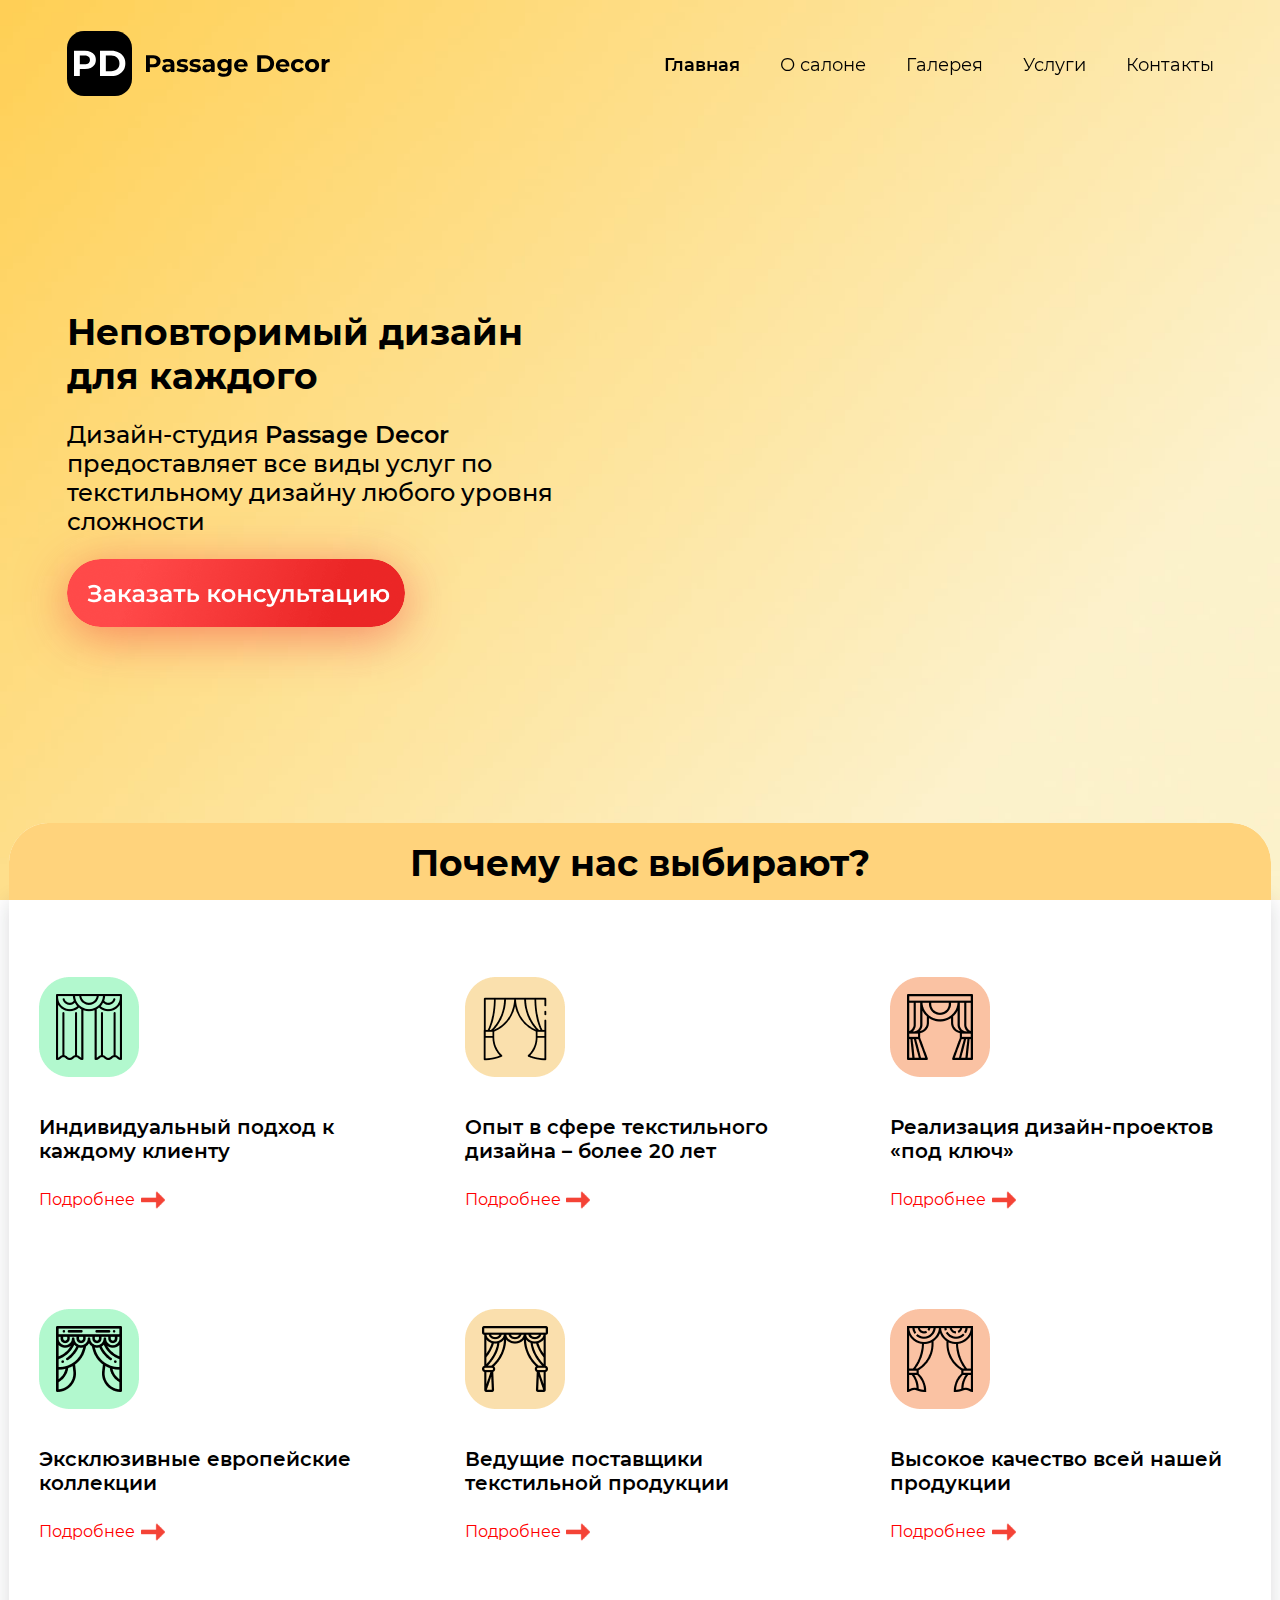
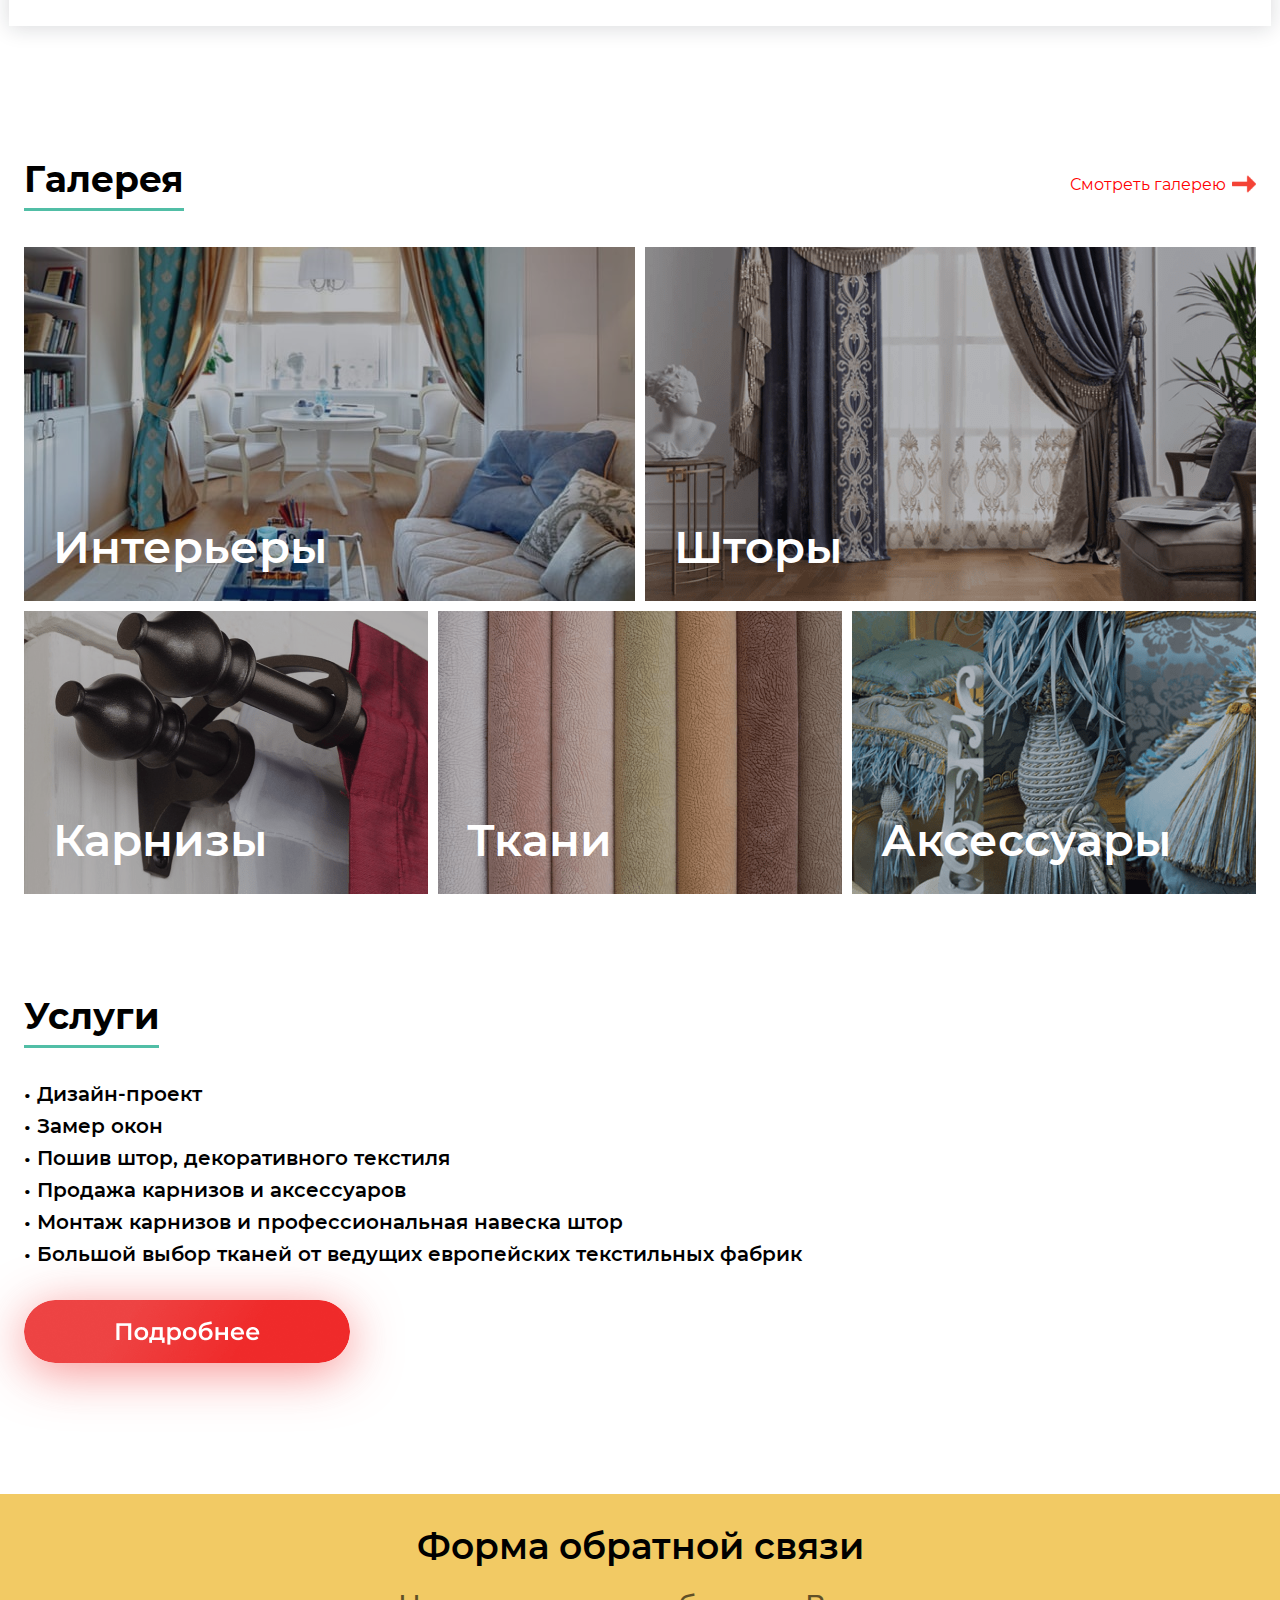
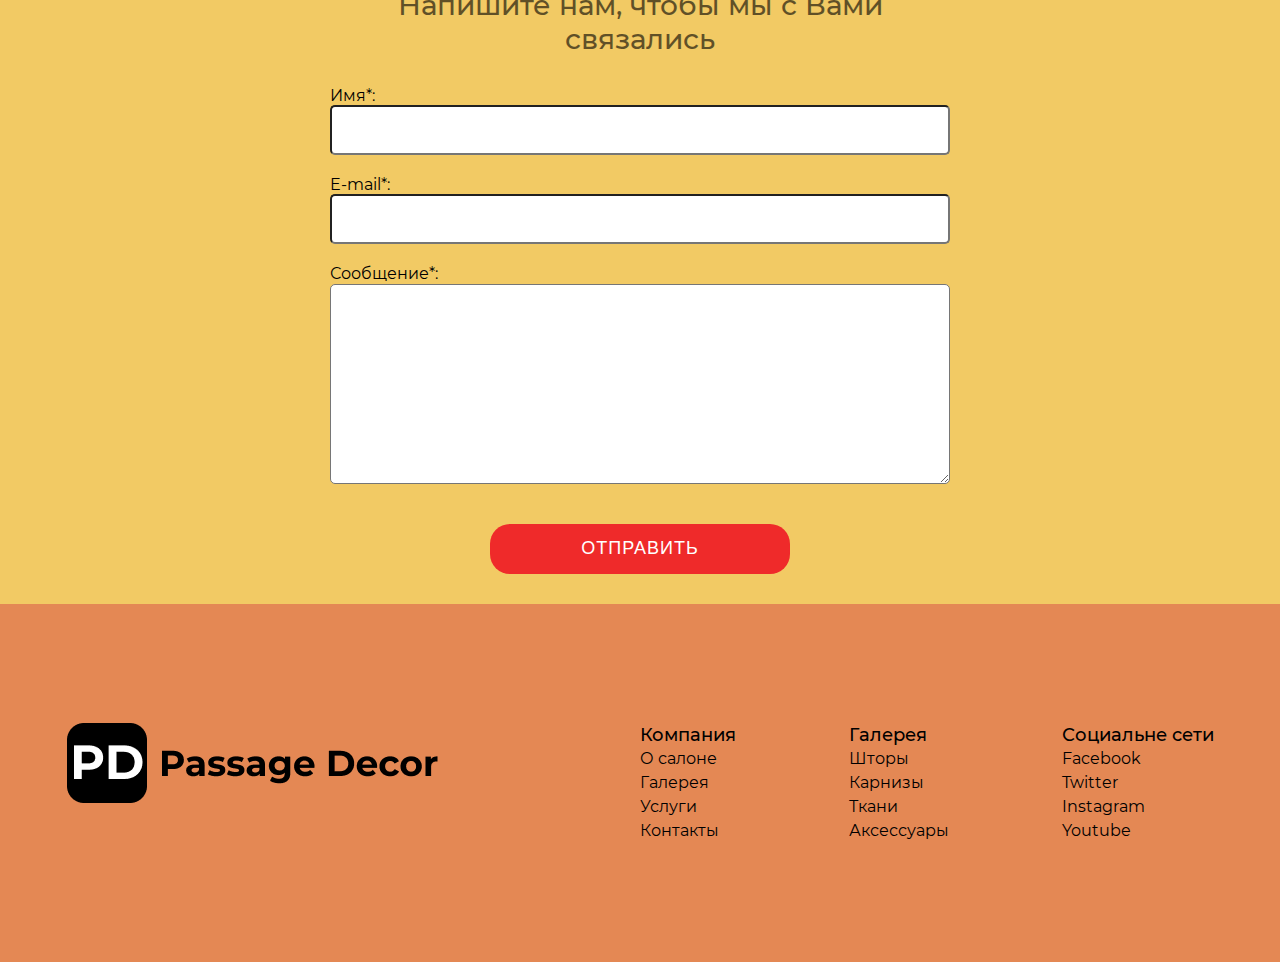
<file: index.html>
<!DOCTYPE html>
<html lang="ru">
<head>
    <meta charset="UTF-8">
    <meta http-equiv="X-UA-Compatible" content="IE=edge">
    <meta name="viewport" content="width=device-width, initial-scale=1.0">
    <title>Passage Decor</title>
    <meta name="description" content="">
    <link rel="apple-touch-icon" sizes="180x180" href="img/favicon/apple-touch-icon.png">
    <link rel="icon" type="image/png" sizes="32x32" href="img/favicon/favicon-32x32.png">
    <link rel="icon" type="image/png" sizes="16x16" href="img/favicon/favicon-16x16.png">
    <link rel="manifest" href="img/favicon/site.webmanifest">
    <link rel="mask-icon" href="img/favicon/safari-pinned-tab.svg" color="#5bbad5">
    <link rel="shortcut icon" href="img/favicon/favicon.ico">
    <meta name="msapplication-TileColor" content="#ffc40d">
    <meta name="msapplication-config" content="img/favicon/browserconfig.xml">
    <meta name="theme-color" content="#ffffff">
    <link rel="stylesheet" href="./css/style.css">
</head>
<body>
    <!-- Header start-->
    <header class="header">
        <div class="wrapper">
            <div class="header_wrapper">
                <div class="header_logo">
                    <a href="index.html" class="header_logo_link">
                        <img src="./img/svg/Логотип.svg" alt="Неповторимый дизайн для каждого" class="header_logo_pic">
                    </a>
                </div>

                <nav class="header_nav">
                    <ul class="header_list">
                        <li class="header_item">
                            <a href="index.html" class="header_link"><strong>Главная</strong></a>
                        </li>
                        <li class="header_item">
                            <a href="about.html" class="header_link">О салоне</a>
                        </li>
                        <li class="header_item">
                            <a href="gallery.html" class="header_link">Галерея</a>
                        </li>
                        <li class="header_item">
                            <a href="services.html" class="header_link">Услуги</a>
                        </li>
                        <li class="header_item">
                            <a href="contacts.html" class="header_link">Контакты</a>
                        </li>
                    </ul>
                    <div class="header_nav_close">
                        <span class="header_nav_close_line"></span>
                        <span class="header_nav_close_line"></span>
                    </div>
                </nav>
                <div class="header_burger burger">
                    <span class="burger_line burger_line_first"></span>
                    <span class="burger_line burger_line_second"></span>
                    <span class="burger_line burger_line_third"></span>
                </div>
            </div>
        </div>
    </header>
    <!-- Header end-->

    <main class="main">
        <!-- Intro start-->
        <div class="intro">
                <div class="wrapper">
                    <h1 class="intro_title">
                        Неповторимый дизайн для каждого
                    </h1>
                    <p class="intro_subtitle">
                        Дизайн-студия <strong class="strong">Passage Decor</strong> предоставляет все виды услуг по текстильному дизайну любого уровня сложности
                    </p>
                    <a href="#form" class="intro_link js-scroll">
                        <img src="./img/svg/Кнопка-Заказать-min.png" alt="Заказать" class="intro_pic">
                    </a>
                    <div class="intro_img_wrapper">
                        <img src="./img/svg/Curtains-min.png" alt="Неповторимый дизайн для каждого" class="img_intro">
                    </div>
                </div>
        </div>
        <!-- Intro end-->

        <!-- Benefits start-->
        <section class="benefits">
            <div class="benefits_wrap">
                <h2 class="benefits_title">
                    Почему нас выбирают?
                </h2>
                <div class="benefits_cards">
                    <div class="benefits_card">
                        <div class="benefits_card_pic">
                            <img src="./img/svg/1Преимущество-min.png" alt="Индивидуальный подход к каждому клиенту" class="benefits_card_thumb">
                        </div>
                        <p class="benefits_card_desc">
                            Индивидуальный подход к каждому клиенту
                        </p>
                        <a href="about.html" class="benefits_card_more">
                            Подробнее
                        </a>
                    </div>
                    <div class="benefits_card">
                        <div class="benefits_card_pic">
                            <img src="./img/svg/2Преимущество-min.png" alt="Опыт в сфере текстильного дизайна – более 20 лет" class="benefits_card_thumb">
                        </div>
                        <p class="benefits_card_desc">
                            Опыт в сфере текстильного дизайна – более 20 лет
                        </p>
                        <a href="about.html" class="benefits_card_more">
                            Подробнее
                        </a>
                    </div>
                    <div class="benefits_card">
                        <div class="benefits_card_pic">
                            <img src="./img/svg/3Преимущество-min.png" alt="Реализация дизайн-проектов «под ключ»" class="benefits_card_thumb">
                        </div>
                        <p class="benefits_card_desc">
                            Реализация дизайн-проектов <br>«под ключ»
                        </p>
                        <a href="about.html" class="benefits_card_more">
                            Подробнее
                        </a>
                    </div>
                    <div class="benefits_card">
                        <div class="benefits_card_pic">
                            <img src="./img/svg/4Преимущество-min.png" alt="Эксклюзивные европейские коллекции" class="benefits_card_thumb">
                        </div>
                        <p class="benefits_card_desc">
                            Эксклюзивные европейские коллекции
                        </p>
                        <a href="about.html" class="benefits_card_more">
                            Подробнее
                        </a>
                    </div>
                    <div class="benefits_card">
                        <div class="benefits_card_pic">
                            <img src="./img/svg/5Преимущество-min.png" alt="Ведущие поставщики текстильной продукции и аксессуаров" class="benefits_card_thumb">
                        </div>
                        <p class="benefits_card_desc">
                            Ведущие поставщики текстильной продукции
                        </p>
                        <a href="about.html" class="benefits_card_more">
                            Подробнее
                        </a>
                    </div>
                    <div class="benefits_card">
                        <div class="benefits_card_pic">
                            <img src="./img/svg/6Преимущество-min.png" alt="Высокое качество продукции" class="benefits_card_thumb">
                        </div>
                        <p class="benefits_card_desc">
                            Высокое качество всей нашей продукции
                        </p>
                        <a href="about.html" class="benefits_card_more">
                            Подробнее
                        </a>
                    </div>
                </div>
            </div>
        </section>
        <!-- Benefits end-->

        <!-- Interiors start-->
        <section class="interiors">
            <div class="wrapper_full">
                <div class="interiors_caption">
                    <h2 class="interiors_title section_title">
                        Галерея
                    </h2>
                    <a href="gallery.html" class="interiors_view_all">Смотреть галерею</a>
                </div>

                <div class="interiors_cards">
                    <div class="interiors_card interiors_card_size_lg">
                        <img src="./img/Интерьеры-min.jpg" alt="Интерьеры" class="interiors_card_pic interiors_card_pic_lg">
                        <h3 class="interiors_card_title">
                            Интерьеры
                        </h3>
                        <a href="gallery.html" class="interiors_card_link"></a>
                    </div>

                    <div class="interiors_card interiors_card_size_lg">
                        <img src="./img/Шторы-min.png" alt="Шторы" class="interiors_card_pic interiors_card_pic_lg">
                        <h3 class="interiors_card_title">
                            Шторы
                        </h3>
                        <a href="gallery.html" class="interiors_card_link"></a>
                    </div>

                    <div class="interiors_card interiors_card_size_sm">
                        <img src="./img/Карнизы-min.png" alt="Карнизы" class="interiors_card_pic interiors_card_pic_sm">
                        <h3 class="interiors_card_title">
                            Карнизы
                        </h3>
                        <a href="gallery.html" class="interiors_card_link"></a>
                    </div>

                    <div class="interiors_card interiors_card_size_sm">
                        <img src="./img/Ткани-min.png" alt="Ткани" class="interiors_card_pic interiors_card_pic_sm">
                        <h3 class="interiors_card_title">
                            Ткани
                        </h3>
                        <a href="gallery.html" class="interiors_card_link"></a>
                    </div>

                    <div class="interiors_card interiors_card_size_sm">
                        <img src="./img/Аксессуары-min.png" alt="Аксессуары" class="interiors_card_pic interiors_card_pic_sm">
                        <h3 class="interiors_card_title">
                            Аксессуары
                        </h3>
                        <a href="gallery.html" class="interiors_card_link"></a>
                    </div>

                </div>
            </div>
        </section>
        <!-- Interiors end-->

        <!-- Services start-->
        <section class="services">
            <div class="wrapper_full">
                <h2 class="services_title section_title_sm">
                    Услуги
                </h2>
                <ul class="services_list">
                    <li class="services_item">
                        • Дизайн-проект
                    </li>
                    <li class="services_item">
                        • Замер окон
                    </li>
                    <li class="services_item">
                        • Пошив штор, декоративного текстиля
                    </li>
                    <li class="services_item">
                        • Продажа карнизов и аксессуаров
                    </li>
                    <li class="services_item">
                        • Монтаж карнизов и профессиональная навеска штор
                    </li>
                    <li class="services_item">
                        • Большой выбор тканей от ведущих европейских текстильных фабрик
                    </li>
                </ul>
                <a href="services.html" class="services_link">
                    <img src="./img/svg/Кнопка-Подробнее-min.png" alt="Подробнее" class="intro_pic">
                </a>
            </div>
        </section>
        <!-- Services end-->

        <!-- Form start-->
        <div class="form_wrapper" id="form">
        <section class="form">
            <form action="#" id="form" class="form_body">
                <h2 class="form_title">
                    Форма обратной связи
                </h2>
                <h3 class="form_subtitle">
                    Напишите нам, чтобы мы с Вами связались
                </h3>
                <div class="form_item">
                    <label for="formName" class="form__label">Имя*:</label>
                    <input id="formName" type="text" name="name" class="form_input _req">
                </div>
                <div class="form_item">
                    <label for="formEmail" class="form__label">E-mail*:</label>
                    <input id="formEmail" type="text" name="email" class="form_input _req _email">
                </div>
                <div class="form_item">
                    <label for="formMessage" class="form__label">Сообщение*:</label>
                    <textarea name="message" id="formMessage" class="form_input _req"></textarea>
                </div>
                <button type="submit" class="form_button">Отправить</button>
            </form>
        </section>
        </div>
        <!-- Form end-->
    </main>

    <footer class="footer">
        <div class="wrapper">
            <div class="footer_item">
                <div class="footer_logo">
                    <img src="./img/svg/Логотип-min.png" alt="Неповторимый дизайн для каждого" class="footer_logo_pic">
                </div>
                <nav class="footer_nav">
                    <ul class="footer_menu">
                        <li class="footer_menu_item">
                            <h3 class="footer_menu_title">Компания</h3>
                        </li>
                        <li class="footer_menu_item">
                            <a href="about.html" class="footer_menu_link">О салоне</a>
                        </li>
                        <li class="footer_menu_item">
                            <a href="gallery.html" class="footer_menu_link">Галерея</a>
                        </li>
                        <li class="footer_menu_item">
                            <a href="services.html" class="footer_menu_link">Услуги</a>
                        </li>
                        <li class="footer_menu_item">
                            <a href="contacts.html" class="footer_menu_link">Контакты</a>
                        </li>
                    </ul>
                    <ul class="footer_menu">
                        <li class="footer_menu_item">
                            <h3 class="footer_menu_title">Галерея</h3>
                        </li>
                        <li class="footer_menu_item">
                            <a href="#!" class="footer_menu_link">Шторы</a>
                        </li>
                        <li class="footer_menu_item">
                            <a href="#!" class="footer_menu_link">Карнизы</a>
                        </li>
                        <li class="footer_menu_item">
                            <a href="#!" class="footer_menu_link">Ткани</a>
                        </li>
                        <li class="footer_menu_item">
                            <a href="#!" class="footer_menu_link">Аксессуары</a>
                        </li>
                    </ul>
                    <ul class="footer_menu">
                        <li class="footer_menu_item">
                            <h3 class="footer_menu_title">Социальне сети</h3>
                        </li>
                        <li class="footer_menu_item">
                            <a href="#!" class="footer_menu_link">Facebook</a>
                        </li>
                        <li class="footer_menu_item">
                            <a href="#!" class="footer_menu_link">Twitter</a>
                        </li>
                        <li class="footer_menu_item">
                            <a href="#!" class="footer_menu_link">Instagram</a>
                        </li>
                        <li class="footer_menu_item">
                            <a href="#!" class="footer_menu_link">Youtube</a>
                        </li>
                    </ul>
                </nav>
            </div>
        </div>
    </footer>
    <script src="./js/main.js"></script>
    <script src="./js/script.js"></script>
</body>
</html>
</file>
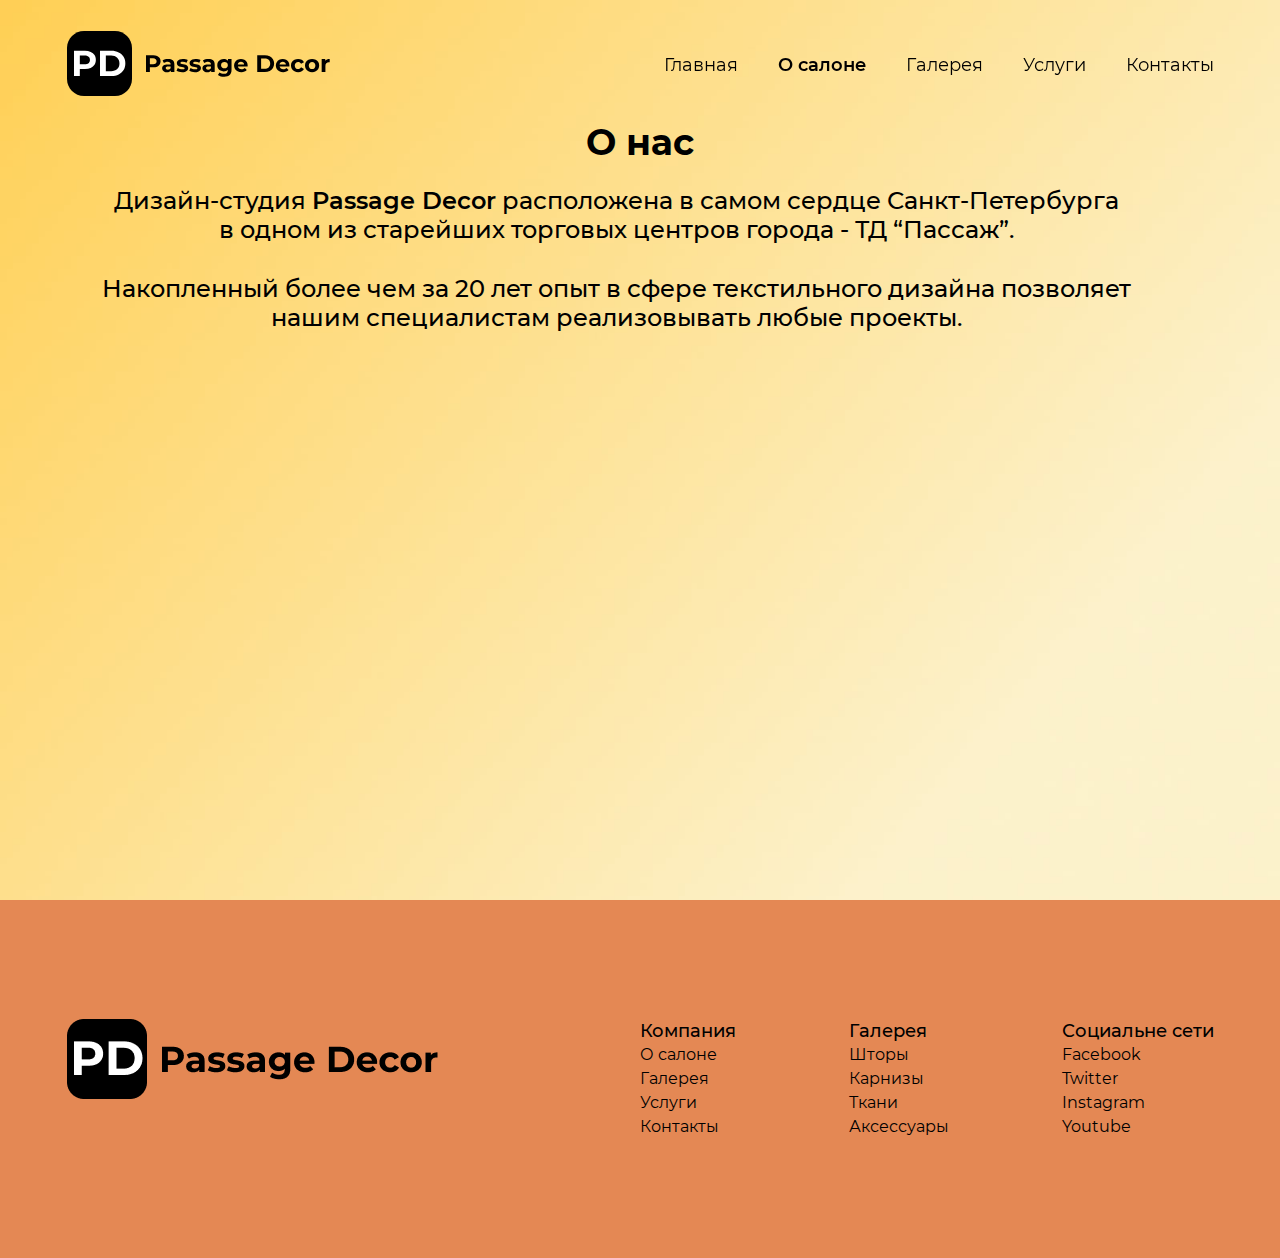
<file: about.html>
<!DOCTYPE html>
<html lang="ru">
<head>
    <meta charset="UTF-8">
    <meta http-equiv="X-UA-Compatible" content="IE=edge">
    <meta name="viewport" content="width=device-width, initial-scale=1.0">
    <title>Passage Decor</title>
    <meta name="description" content="">
    <link rel="apple-touch-icon" sizes="180x180" href="img/favicon/apple-touch-icon.png">
    <link rel="icon" type="image/png" sizes="32x32" href="img/favicon/favicon-32x32.png">
    <link rel="icon" type="image/png" sizes="16x16" href="img/favicon/favicon-16x16.png">
    <link rel="manifest" href="img/favicon/site.webmanifest">
    <link rel="mask-icon" href="img/favicon/safari-pinned-tab.svg" color="#5bbad5">
    <link rel="shortcut icon" href="img/favicon/favicon.ico">
    <meta name="msapplication-TileColor" content="#ffc40d">
    <meta name="msapplication-config" content="img/favicon/browserconfig.xml">
    <meta name="theme-color" content="#ffffff">
    <link rel="stylesheet" href="./css/style.css">
</head>
<body>
    <!-- Header start-->
    <header class="header">
        <div class="wrapper">
            <div class="header_wrapper">
                <div class="header_logo">
                    <a href="index.html" class="header_logo_link">
                        <img src="./img/svg/Логотип.svg" alt="Неповторимый дизайн для каждого" class="header_logo_pic">
                    </a>
                </div>

                <nav class="header_nav">
                    <ul class="header_list">
                        <li class="header_item">
                            <a href="index.html" class="header_link">Главная</a>
                        </li>
                        <li class="header_item">
                            <a href="about.html" class="header_link"><strong>О салоне</strong></a>
                        </li>
                        <li class="header_item">
                            <a href="gallery.html" class="header_link">Галерея</a>
                        </li>
                        <li class="header_item">
                            <a href="services.html" class="header_link">Услуги</a>
                        </li>
                        <li class="header_item">
                            <a href="contacts.html" class="header_link">Контакты</a>
                        </li>
                    </ul>
                    <div class="header_nav_close">
                        <span class="header_nav_close_line"></span>
                        <span class="header_nav_close_line"></span>
                    </div>
                </nav>
                <div class="header_burger burger">
                    <span class="burger_line burger_line_first"></span>
                    <span class="burger_line burger_line_second"></span>
                    <span class="burger_line burger_line_third"></span>
                </div>
            </div>
        </div>
    </header>
    <!-- Header end-->

    <main class="main">
        <!-- About start-->
        <div class="about">
                <div class="about_wrapper">
                    <h1 class="about_title">
                        О нас
                    </h1>
                    <p class="about_subtitle about_subtitle1">
                        Дизайн-студия <strong>Passage Decor</strong> расположена в самом сердце Санкт-Петербурга<br> в одном из старейших торговых центров города - ТД “Пассаж”.
                    </p>
                    <p class="about_subtitle">
                        Накопленный более чем за 20 лет опыт в сфере текстильного дизайна позволяет нашим специалистам реализовывать любые проекты.
                    </p>
                </div>
        </div>
        <!-- About end-->
    </main>

    <footer class="footer">
        <div class="wrapper">
            <div class="footer_item">
                <div class="footer_logo">
                    <img src="./img/svg/Логотип-min.png" alt="Неповторимый дизайн для каждого" class="footer_logo_pic">
                </div>
                <nav class="footer_nav">
                    <ul class="footer_menu">
                        <li class="footer_menu_item">
                            <h3 class="footer_menu_title">Компания</h3>
                        </li>
                        <li class="footer_menu_item">
                            <a href="about.html" class="footer_menu_link">О салоне</a>
                        </li>
                        <li class="footer_menu_item">
                            <a href="gallery.html" class="footer_menu_link">Галерея</a>
                        </li>
                        <li class="footer_menu_item">
                            <a href="services.html" class="footer_menu_link">Услуги</a>
                        </li>
                        <li class="footer_menu_item">
                            <a href="contacts.html" class="footer_menu_link">Контакты</a>
                        </li>
                    </ul>
                    <ul class="footer_menu">
                        <li class="footer_menu_item">
                            <h3 class="footer_menu_title">Галерея</h3>
                        </li>
                        <li class="footer_menu_item">
                            <a href="#!" class="footer_menu_link">Шторы</a>
                        </li>
                        <li class="footer_menu_item">
                            <a href="#!" class="footer_menu_link">Карнизы</a>
                        </li>
                        <li class="footer_menu_item">
                            <a href="#!" class="footer_menu_link">Ткани</a>
                        </li>
                        <li class="footer_menu_item">
                            <a href="#!" class="footer_menu_link">Аксессуары</a>
                        </li>
                    </ul>
                    <ul class="footer_menu">
                        <li class="footer_menu_item">
                            <h3 class="footer_menu_title">Социальне сети</h3>
                        </li>
                        <li class="footer_menu_item">
                            <a href="#!" class="footer_menu_link">Facebook</a>
                        </li>
                        <li class="footer_menu_item">
                            <a href="#!" class="footer_menu_link">Twitter</a>
                        </li>
                        <li class="footer_menu_item">
                            <a href="#!" class="footer_menu_link">Instagram</a>
                        </li>
                        <li class="footer_menu_item">
                            <a href="#!" class="footer_menu_link">Youtube</a>
                        </li>
                    </ul>
                </nav>
            </div>
        </div>
    </footer>
    <script src="./js/main.js"></script>
    <script src="./js/script.js"></script>
</body>
</html>
</file>
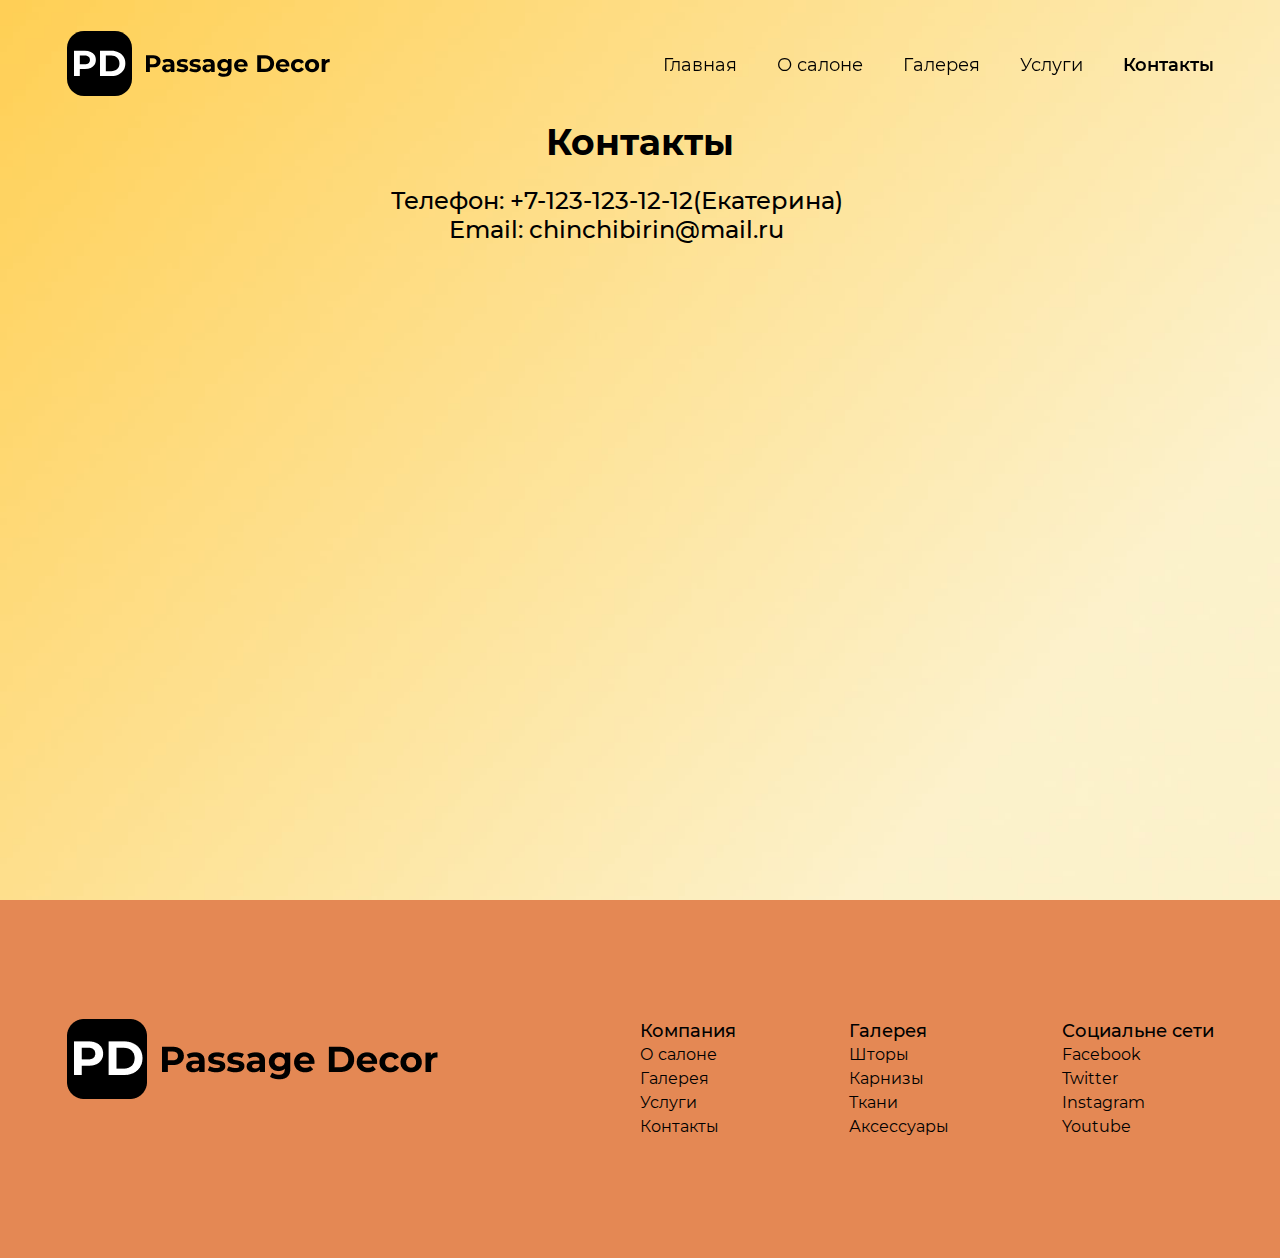
<file: contacts.html>
<!DOCTYPE html>
<html lang="ru">
<head>
    <meta charset="UTF-8">
    <meta http-equiv="X-UA-Compatible" content="IE=edge">
    <meta name="viewport" content="width=device-width, initial-scale=1.0">
    <title>Passage Decor</title>
    <meta name="description" content="">
    <link rel="apple-touch-icon" sizes="180x180" href="img/favicon/apple-touch-icon.png">
    <link rel="icon" type="image/png" sizes="32x32" href="img/favicon/favicon-32x32.png">
    <link rel="icon" type="image/png" sizes="16x16" href="img/favicon/favicon-16x16.png">
    <link rel="manifest" href="img/favicon/site.webmanifest">
    <link rel="mask-icon" href="img/favicon/safari-pinned-tab.svg" color="#5bbad5">
    <link rel="shortcut icon" href="img/favicon/favicon.ico">
    <meta name="msapplication-TileColor" content="#ffc40d">
    <meta name="msapplication-config" content="img/favicon/browserconfig.xml">
    <meta name="theme-color" content="#ffffff">
    <link rel="stylesheet" href="./css/style.css">
</head>
<body>
    <!-- Header start-->
    <header class="header">
        <div class="wrapper">
            <div class="header_wrapper">
                <div class="header_logo">
                    <a href="index.html" class="header_logo_link">
                        <img src="./img/svg/Логотип.svg" alt="Неповторимый дизайн для каждого" class="header_logo_pic">
                    </a>
                </div>

                <nav class="header_nav">
                    <ul class="header_list">
                        <li class="header_item">
                            <a href="index.html" class="header_link">Главная</a>
                        </li>
                        <li class="header_item">
                            <a href="about.html" class="header_link">О салоне</a>
                        </li>
                        <li class="header_item">
                            <a href="gallery.html" class="header_link">Галерея</a>
                        </li>
                        <li class="header_item">
                            <a href="services.html" class="header_link">Услуги</a>
                        </li>
                        <li class="header_item">
                            <a href="contacts.html" class="header_link"><strong>Контакты</strong></a>
                        </li>
                    </ul>
                    <div class="header_nav_close">
                        <span class="header_nav_close_line"></span>
                        <span class="header_nav_close_line"></span>
                    </div>
                </nav>
                <div class="header_burger burger">
                    <span class="burger_line burger_line_first"></span>
                    <span class="burger_line burger_line_second"></span>
                    <span class="burger_line burger_line_third"></span>
                </div>
            </div>
        </div>
    </header>
    <!-- Header end-->

    <main class="main">
        <!-- Services start-->
        <div class="contacts">
                <div class="contacts_wrapper">
                    <h1 class="contacts_title">
                        Контакты
                    </h1>
                    <p class="contacts_text">
                        Телефон: +7-123-123-12-12(Екатерина)<br>Email: chinchibirin@mail.ru
                    </p>
                </div>
        </div>
        <!-- Services end-->
    </main>

    <footer class="footer">
        <div class="wrapper">
            <div class="footer_item">
                <div class="footer_logo">
                    <img src="./img/svg/Логотип-min.png" alt="Неповторимый дизайн для каждого" class="footer_logo_pic">
                </div>
                <nav class="footer_nav">
                    <ul class="footer_menu">
                        <li class="footer_menu_item">
                            <h3 class="footer_menu_title">Компания</h3>
                        </li>
                        <li class="footer_menu_item">
                            <a href="about.html" class="footer_menu_link">О салоне</a>
                        </li>
                        <li class="footer_menu_item">
                            <a href="gallery.html" class="footer_menu_link">Галерея</a>
                        </li>
                        <li class="footer_menu_item">
                            <a href="services.html" class="footer_menu_link">Услуги</a>
                        </li>
                        <li class="footer_menu_item">
                            <a href="contacts.html" class="footer_menu_link">Контакты</a>
                        </li>
                    </ul>
                    <ul class="footer_menu">
                        <li class="footer_menu_item">
                            <h3 class="footer_menu_title">Галерея</h3>
                        </li>
                        <li class="footer_menu_item">
                            <a href="#!" class="footer_menu_link">Шторы</a>
                        </li>
                        <li class="footer_menu_item">
                            <a href="#!" class="footer_menu_link">Карнизы</a>
                        </li>
                        <li class="footer_menu_item">
                            <a href="#!" class="footer_menu_link">Ткани</a>
                        </li>
                        <li class="footer_menu_item">
                            <a href="#!" class="footer_menu_link">Аксессуары</a>
                        </li>
                    </ul>
                    <ul class="footer_menu">
                        <li class="footer_menu_item">
                            <h3 class="footer_menu_title">Социальне сети</h3>
                        </li>
                        <li class="footer_menu_item">
                            <a href="#!" class="footer_menu_link">Facebook</a>
                        </li>
                        <li class="footer_menu_item">
                            <a href="#!" class="footer_menu_link">Twitter</a>
                        </li>
                        <li class="footer_menu_item">
                            <a href="#!" class="footer_menu_link">Instagram</a>
                        </li>
                        <li class="footer_menu_item">
                            <a href="#!" class="footer_menu_link">Youtube</a>
                        </li>
                    </ul>
                </nav>
            </div>
        </div>
    </footer>
    <script src="./js/main.js"></script>
    <script src="./js/script.js"></script>
</body>
</html>
</file>
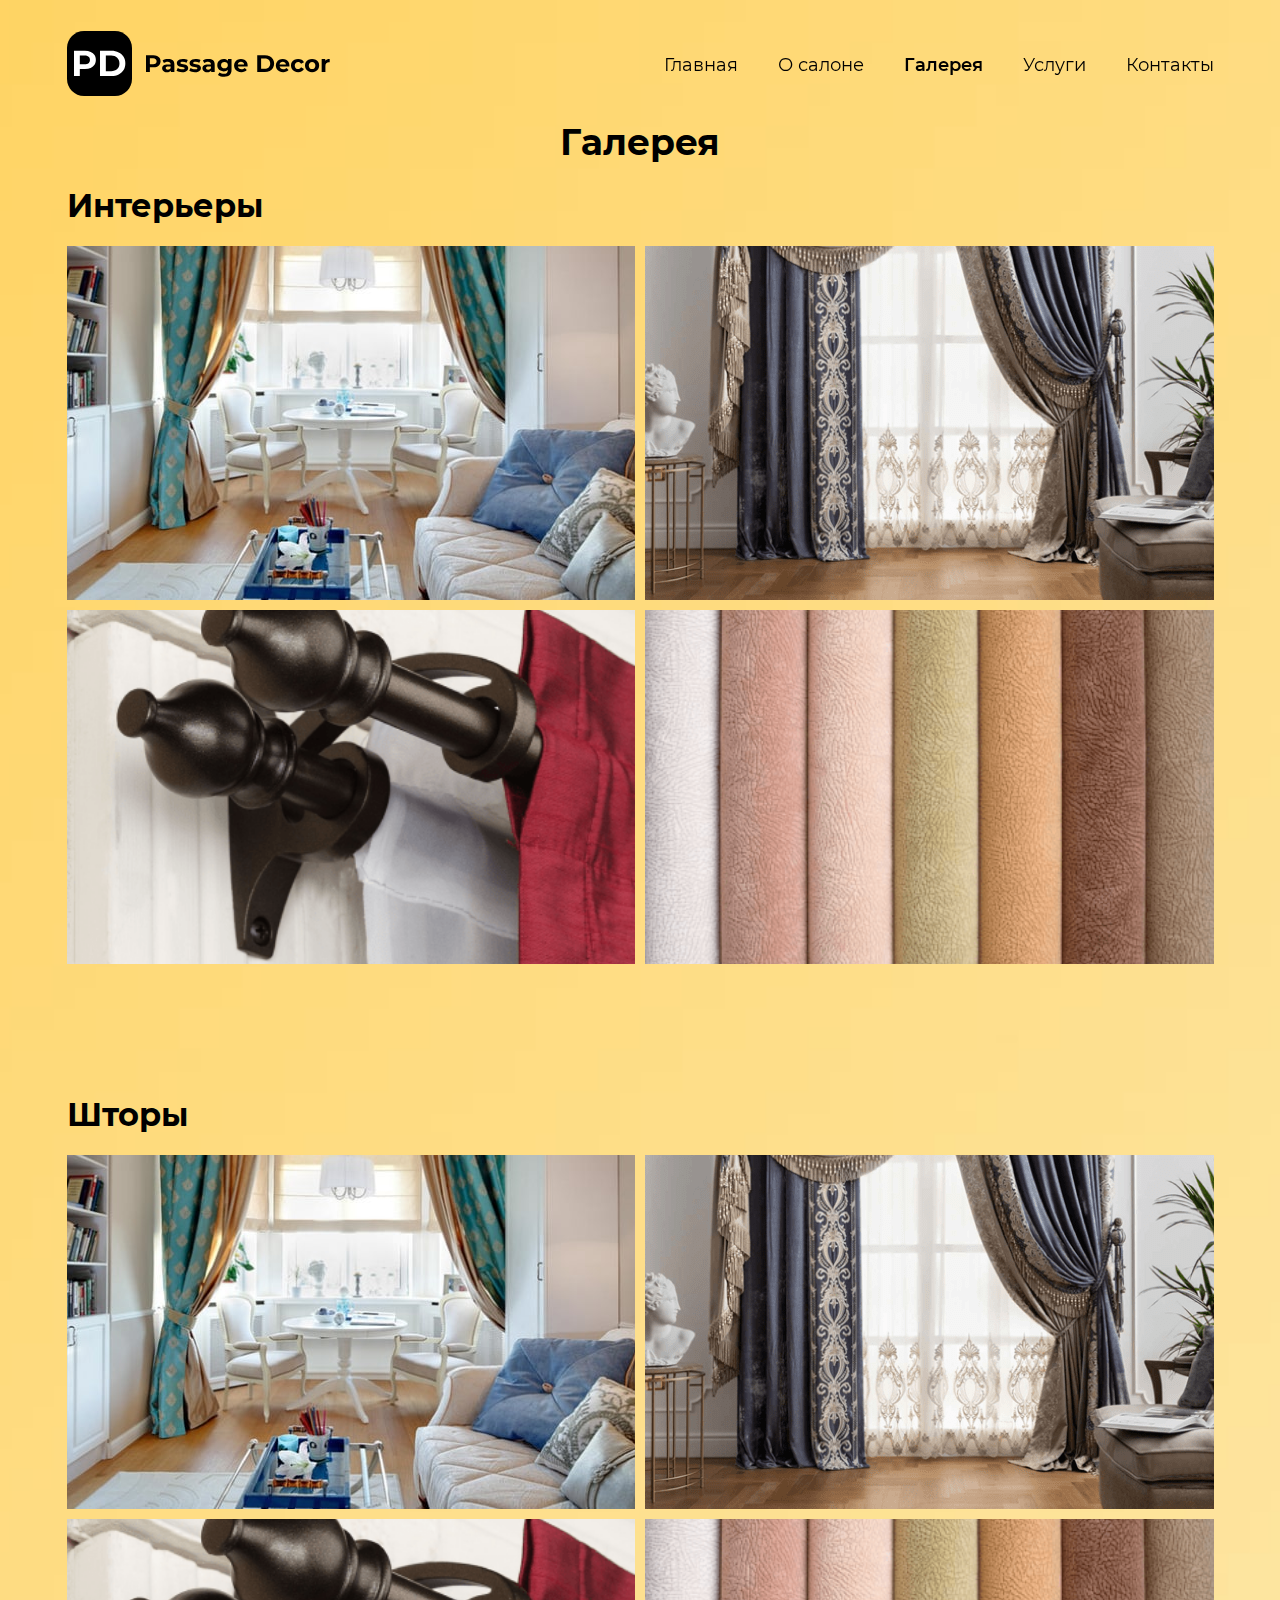
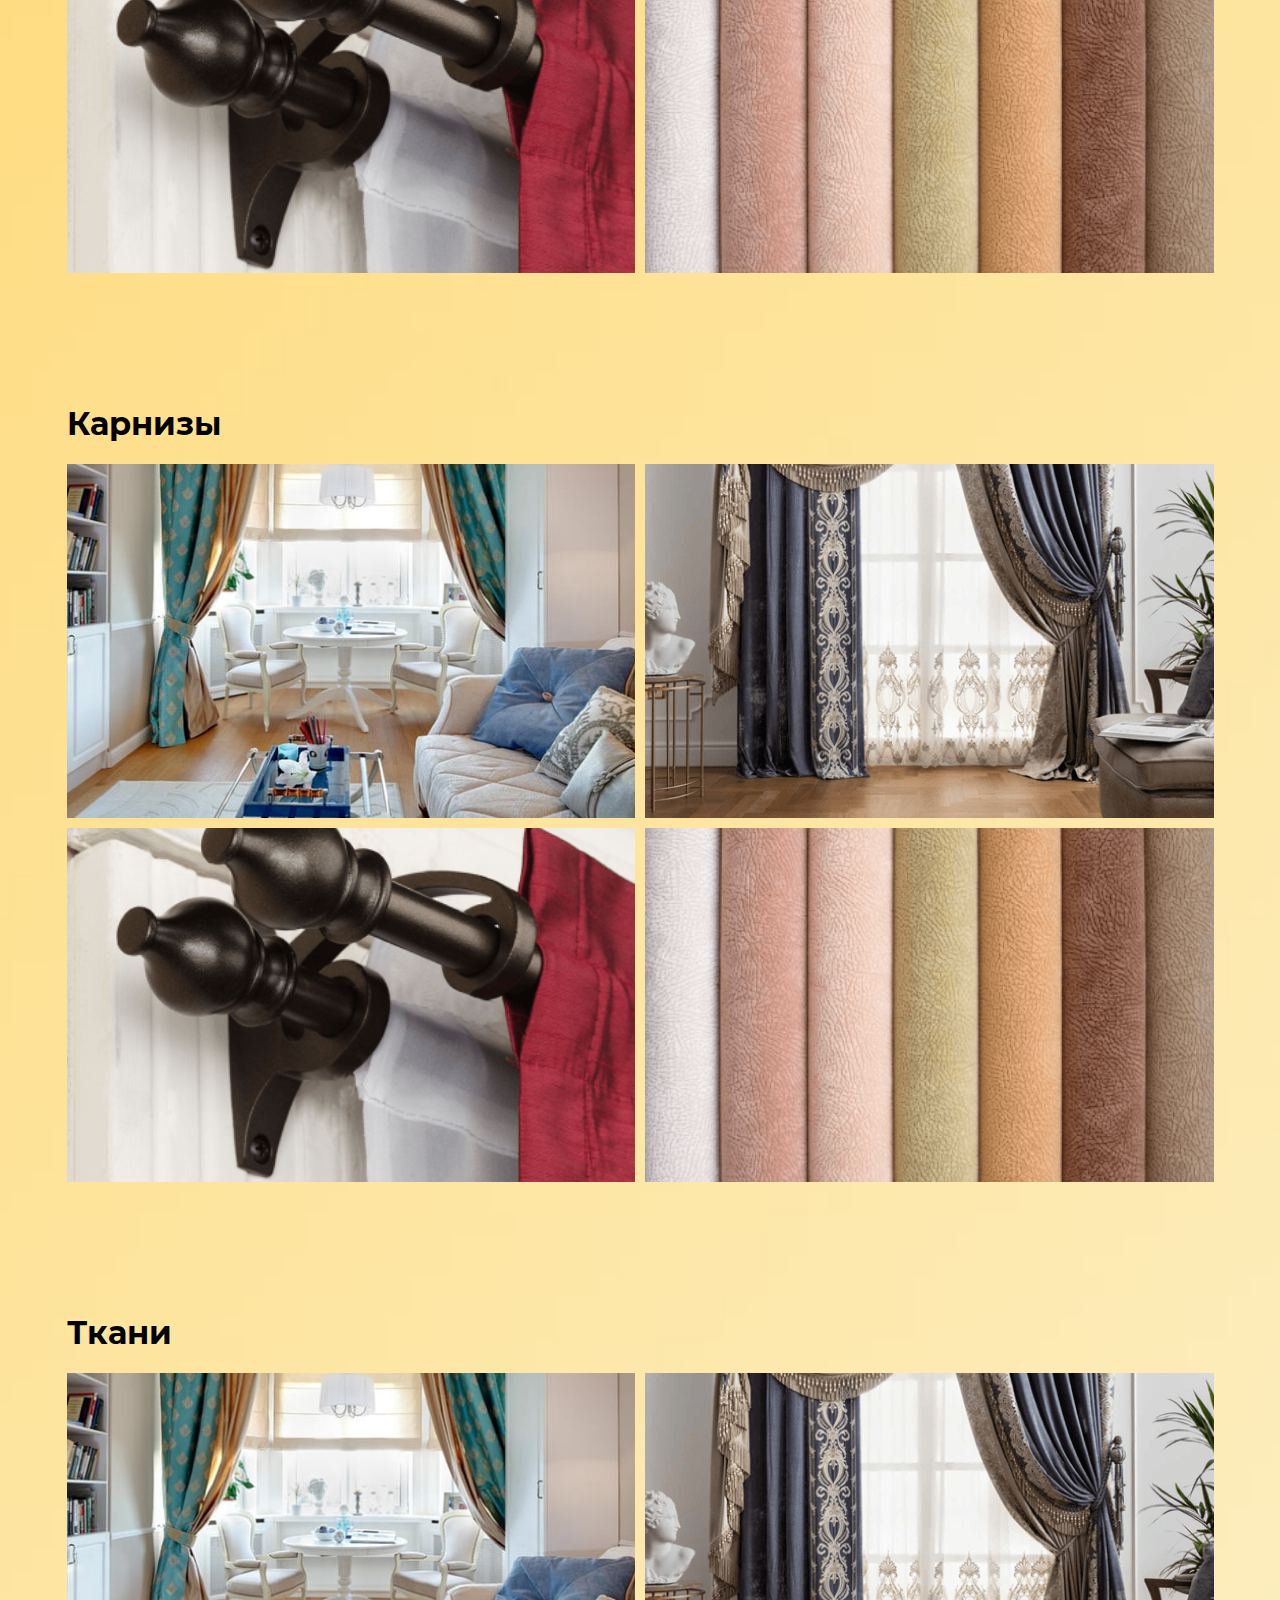
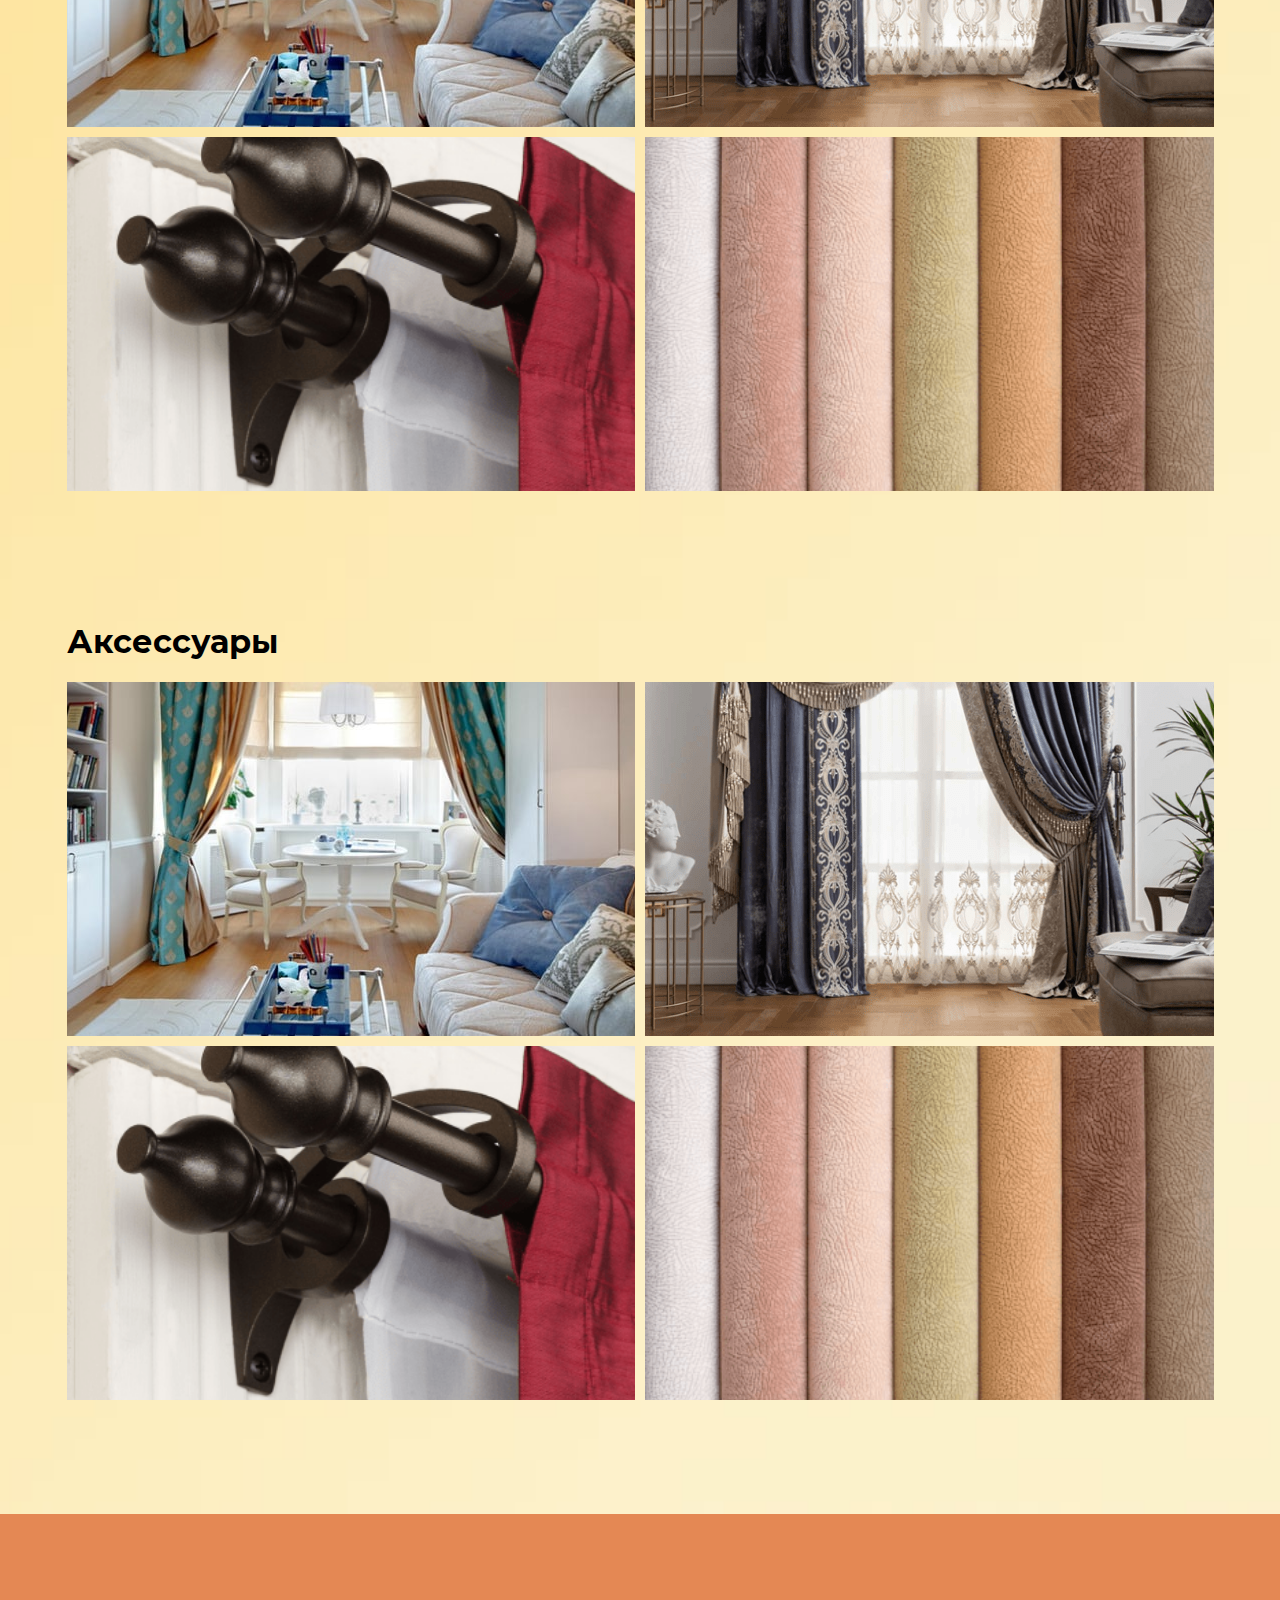
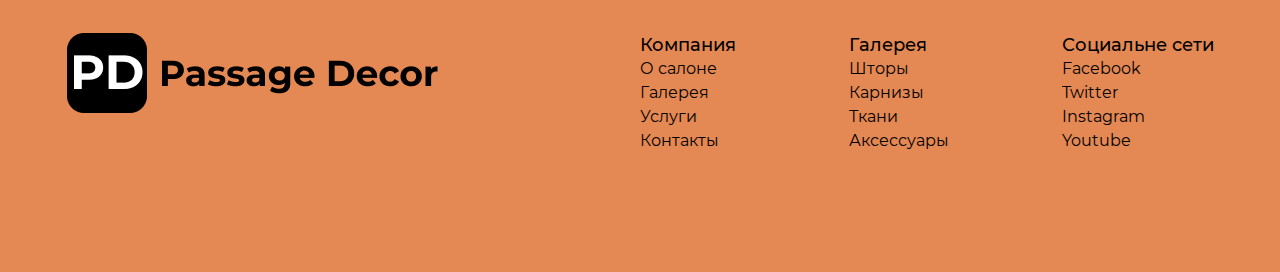
<file: gallery.html>
<!DOCTYPE html>
<html lang="ru">
<head>
    <meta charset="UTF-8">
    <meta http-equiv="X-UA-Compatible" content="IE=edge">
    <meta name="viewport" content="width=device-width, initial-scale=1.0">
    <title>Passage Decor</title>
    <meta name="description" content="">
    <link rel="apple-touch-icon" sizes="180x180" href="img/favicon/apple-touch-icon.png">
    <link rel="icon" type="image/png" sizes="32x32" href="img/favicon/favicon-32x32.png">
    <link rel="icon" type="image/png" sizes="16x16" href="img/favicon/favicon-16x16.png">
    <link rel="manifest" href="img/favicon/site.webmanifest">
    <link rel="mask-icon" href="img/favicon/safari-pinned-tab.svg" color="#5bbad5">
    <link rel="shortcut icon" href="img/favicon/favicon.ico">
    <meta name="msapplication-TileColor" content="#ffc40d">
    <meta name="msapplication-config" content="img/favicon/browserconfig.xml">
    <meta name="theme-color" content="#ffffff">
    <link rel="stylesheet" href="./css/style.css">
</head>
<body>
    <!-- Header start-->
    <header class="header">
        <div class="wrapper">
            <div class="header_wrapper">
                <div class="header_logo">
                    <a href="index.html" class="header_logo_link">
                        <img src="./img/svg/Логотип.svg" alt="Неповторимый дизайн для каждого" class="header_logo_pic">
                    </a>
                </div>

                <nav class="header_nav">
                    <ul class="header_list">
                        <li class="header_item">
                            <a href="index.html" class="header_link">Главная</a>
                        </li>
                        <li class="header_item">
                            <a href="about.html" class="header_link">О салоне</a>
                        </li>
                        <li class="header_item">
                            <a href="gallery.html" class="header_link"><strong>Галерея</strong></a>
                        </li>
                        <li class="header_item">
                            <a href="services.html" class="header_link">Услуги</a>
                        </li>
                        <li class="header_item">
                            <a href="contacts.html" class="header_link">Контакты</a>
                        </li>
                    </ul>
                    <div class="header_nav_close">
                        <span class="header_nav_close_line"></span>
                        <span class="header_nav_close_line"></span>
                    </div>
                </nav>
                <div class="header_burger burger">
                    <span class="burger_line burger_line_first"></span>
                    <span class="burger_line burger_line_second"></span>
                    <span class="burger_line burger_line_third"></span>
                </div>
            </div>
        </div>
    </header>
    <!-- Header end-->

    <main class="main">
        <!-- Gallery start-->
        <div class="gallery">
                <div class="gallery_wrapper">
                    <h1 class="gallery_title">
                        Галерея
                    </h1>
                        <h2 class="gallery_section_title">
                            Интерьеры
                        </h2>
                            <div class="gallery_section" id="interiors">
                                <div class="interiors_card_size_lg gallery_item">
                                    <img src="./img/Интерьеры-min.jpg" alt="Картника галереи" class="interiors_card_pic interiors_card_pic_lg">
                                </div>
            
                                <div class="interiors_card_size_lg gallery_item">
                                    <img src="./img/Шторы-min.png" alt="Картника галереи" class="interiors_card_pic interiors_card_pic_lg">
                                </div>
            
                                <div class="interiors_card_size_lg gallery_item">
                                    <img src="./img/Карнизы-min.png" alt="Картника галереи" class="interiors_card_pic interiors_card_pic_lg">
                                </div>
            
                                <div class="interiors_card_size_lg gallery_item">
                                    <img src="./img/Ткани-min.png" alt="Картника галереи" class="interiors_card_pic interiors_card_pic_lg">
                                </div>
                            </div>

                        <h2 class="gallery_section_title">
                            Шторы
                        </h2>
                            <div class="gallery_section" id="curtains">
                                <div class="interiors_card_size_lg gallery_item">
                                    <img src="./img/Интерьеры-min.jpg" alt="Картника галереи" class="interiors_card_pic interiors_card_pic_lg">
                                </div>
                
                                <div class="interiors_card_size_lg gallery_item">
                                    <img src="./img/Шторы-min.png" alt="Картника галереи" class="interiors_card_pic interiors_card_pic_lg">
                                </div>
                
                                <div class="interiors_card_size_lg gallery_item">
                                    <img src="./img/Карнизы-min.png" alt="Картника галереи" class="interiors_card_pic interiors_card_pic_lg">
                                </div>
                
                                <div class="interiors_card_size_lg gallery_item">
                                    <img src="./img/Ткани-min.png" alt="Картника галереи" class="interiors_card_pic interiors_card_pic_lg">
                                </div>
                            </div>

                        <h2 class="gallery_section_title">
                            Карнизы
                        </h2>
                            <div class="gallery_section">
                                <div class="interiors_card_size_lg gallery_item">
                                    <img src="./img/Интерьеры-min.jpg" alt="Картника галереи" class="interiors_card_pic interiors_card_pic_lg">
                                </div>
                
                                <div class="interiors_card_size_lg gallery_item">
                                    <img src="./img/Шторы-min.png" alt="Картника галереи" class="interiors_card_pic interiors_card_pic_lg">
                                </div>
                
                                <div class="interiors_card_size_lg gallery_item">
                                    <img src="./img/Карнизы-min.png" alt="Картника галереи" class="interiors_card_pic interiors_card_pic_lg">
                                </div>
                
                                <div class="interiors_card_size_lg gallery_item">
                                    <img src="./img/Ткани-min.png" alt="Картника галереи" class="interiors_card_pic interiors_card_pic_lg">
                                </div>
                            </div>

                        <h2 class="gallery_section_title">
                            Ткани
                        </h2>
                            <div class="gallery_section">
                                <div class="interiors_card_size_lg gallery_item">
                                    <img src="./img/Интерьеры-min.jpg" alt="Картника галереи" class="interiors_card_pic interiors_card_pic_lg">
                                </div>
                
                                <div class="interiors_card_size_lg gallery_item">
                                    <img src="./img/Шторы-min.png" alt="Картника галереи" class="interiors_card_pic interiors_card_pic_lg">
                                </div>
                
                                <div class="interiors_card_size_lg gallery_item">
                                    <img src="./img/Карнизы-min.png" alt="Картника галереи" class="interiors_card_pic interiors_card_pic_lg">
                                </div>
                
                                <div class="interiors_card_size_lg gallery_item">
                                    <img src="./img/Ткани-min.png" alt="Картника галереи" class="interiors_card_pic interiors_card_pic_lg">
                                </div>
                            </div>

                        <h2 class="gallery_section_title">
                            Аксессуары
                        </h2>
                            <div class="gallery_section">
                                <div class="interiors_card_size_lg gallery_item">
                                    <img src="./img/Интерьеры-min.jpg" alt="Картника галереи" class="interiors_card_pic interiors_card_pic_lg">
                                </div>
                
                                <div class="interiors_card_size_lg gallery_item">
                                    <img src="./img/Шторы-min.png" alt="Картника галереи" class="interiors_card_pic interiors_card_pic_lg">
                                </div>
                
                                <div class="interiors_card_size_lg gallery_item">
                                    <img src="./img/Карнизы-min.png" alt="Картника галереи" class="interiors_card_pic interiors_card_pic_lg">
                                </div>
                
                                <div class="interiors_card_size_lg gallery_item">
                                    <img src="./img/Ткани-min.png" alt="Картника галереи" class="interiors_card_pic interiors_card_pic_lg">
                                </div>
                            </div>
                        </div>
                    </div>
        <!-- Gallery end-->
    </main>

    <footer class="footer">
        <div class="wrapper">
            <div class="footer_item">
                <div class="footer_logo">
                    <img src="./img/svg/Логотип-min.png" alt="Неповторимый дизайн для каждого" class="footer_logo_pic">
                </div>
                <nav class="footer_nav">
                    <ul class="footer_menu">
                        <li class="footer_menu_item">
                            <h3 class="footer_menu_title">Компания</h3>
                        </li>
                        <li class="footer_menu_item">
                            <a href="about.html" class="footer_menu_link">О салоне</a>
                        </li>
                        <li class="footer_menu_item">
                            <a href="gallery.html" class="footer_menu_link">Галерея</a>
                        </li>
                        <li class="footer_menu_item">
                            <a href="services.html" class="footer_menu_link">Услуги</a>
                        </li>
                        <li class="footer_menu_item">
                            <a href="contacts.html" class="footer_menu_link">Контакты</a>
                        </li>
                    </ul>
                    <ul class="footer_menu">
                        <li class="footer_menu_item">
                            <h3 class="footer_menu_title">Галерея</h3>
                        </li>
                        <li class="footer_menu_item">
                            <a href="#!" class="footer_menu_link">Шторы</a>
                        </li>
                        <li class="footer_menu_item">
                            <a href="#!" class="footer_menu_link">Карнизы</a>
                        </li>
                        <li class="footer_menu_item">
                            <a href="#!" class="footer_menu_link">Ткани</a>
                        </li>
                        <li class="footer_menu_item">
                            <a href="#!" class="footer_menu_link">Аксессуары</a>
                        </li>
                    </ul>
                    <ul class="footer_menu">
                        <li class="footer_menu_item">
                            <h3 class="footer_menu_title">Социальне сети</h3>
                        </li>
                        <li class="footer_menu_item">
                            <a href="#!" class="footer_menu_link">Facebook</a>
                        </li>
                        <li class="footer_menu_item">
                            <a href="#!" class="footer_menu_link">Twitter</a>
                        </li>
                        <li class="footer_menu_item">
                            <a href="#!" class="footer_menu_link">Instagram</a>
                        </li>
                        <li class="footer_menu_item">
                            <a href="#!" class="footer_menu_link">Youtube</a>
                        </li>
                    </ul>
                </nav>
            </div>
        </div>
    </footer>
    <script src="./js/main.js"></script>
    <script src="./js/script.js"></script>
</body>
</html>
</file>
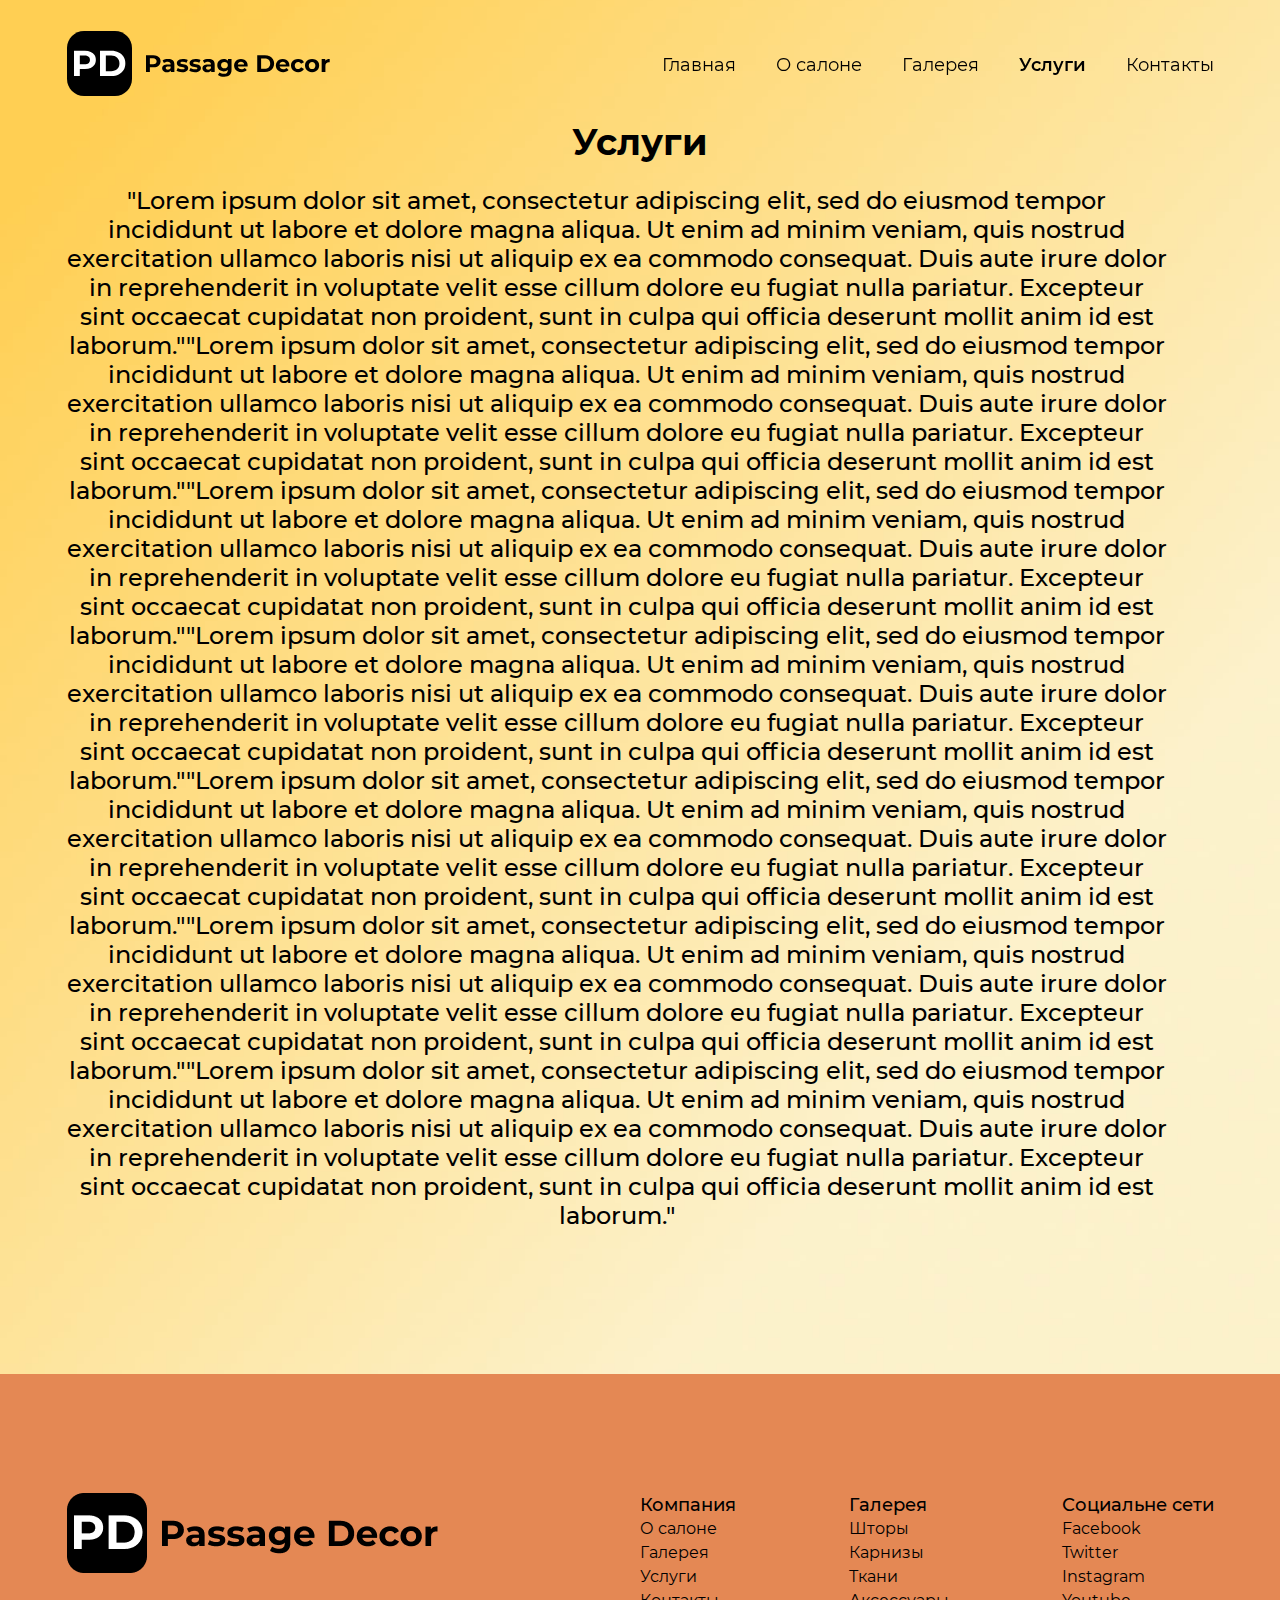
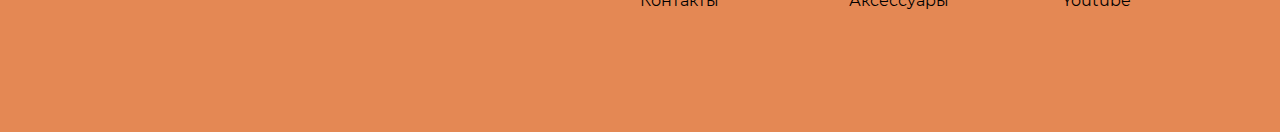
<file: services.html>
<!DOCTYPE html>
<html lang="ru">
<head>
    <meta charset="UTF-8">
    <meta http-equiv="X-UA-Compatible" content="IE=edge">
    <meta name="viewport" content="width=device-width, initial-scale=1.0">
    <title>Passage Decor</title>
    <meta name="description" content="">
    <link rel="apple-touch-icon" sizes="180x180" href="img/favicon/apple-touch-icon.png">
    <link rel="icon" type="image/png" sizes="32x32" href="img/favicon/favicon-32x32.png">
    <link rel="icon" type="image/png" sizes="16x16" href="img/favicon/favicon-16x16.png">
    <link rel="manifest" href="img/favicon/site.webmanifest">
    <link rel="mask-icon" href="img/favicon/safari-pinned-tab.svg" color="#5bbad5">
    <link rel="shortcut icon" href="img/favicon/favicon.ico">
    <meta name="msapplication-TileColor" content="#ffc40d">
    <meta name="msapplication-config" content="img/favicon/browserconfig.xml">
    <meta name="theme-color" content="#ffffff">
    <link rel="stylesheet" href="./css/style.css">
</head>
<body>
    <!-- Header start-->
    <header class="header">
        <div class="wrapper">
            <div class="header_wrapper">
                <div class="header_logo">
                    <a href="index.html" class="header_logo_link">
                        <img src="./img/svg/Логотип.svg" alt="Неповторимый дизайн для каждого" class="header_logo_pic">
                    </a>
                </div>

                <nav class="header_nav">
                    <ul class="header_list">
                        <li class="header_item">
                            <a href="index.html" class="header_link">Главная</a>
                        </li>
                        <li class="header_item">
                            <a href="about.html" class="header_link">О салоне</a>
                        </li>
                        <li class="header_item">
                            <a href="gallery.html" class="header_link">Галерея</a>
                        </li>
                        <li class="header_item">
                            <a href="services.html" class="header_link"><strong>Услуги</strong></a>
                        </li>
                        <li class="header_item">
                            <a href="contacts.html" class="header_link">Контакты</a>
                        </li>
                    </ul>
                    <div class="header_nav_close">
                        <span class="header_nav_close_line"></span>
                        <span class="header_nav_close_line"></span>
                    </div>
                </nav>
                <div class="header_burger burger">
                    <span class="burger_line burger_line_first"></span>
                    <span class="burger_line burger_line_second"></span>
                    <span class="burger_line burger_line_third"></span>
                </div>
            </div>
        </div>
    </header>
    <!-- Header end-->

    <main class="main">
        <!-- Services start-->
        <div class="services2page">
                <div class="services2page_wrapper">
                    <h1 class="services2page_title">
                        Услуги
                    </h1>
                    <p class="services2page_text">
                        "Lorem ipsum dolor sit amet, consectetur adipiscing elit, sed do eiusmod tempor incididunt ut labore et dolore magna aliqua. Ut enim ad minim veniam, quis nostrud exercitation ullamco laboris nisi ut aliquip ex ea commodo consequat. Duis aute irure dolor in reprehenderit in voluptate velit esse cillum dolore eu fugiat nulla pariatur. Excepteur sint occaecat cupidatat non proident, sunt in culpa qui officia deserunt mollit anim id est laborum.""Lorem ipsum dolor sit amet, consectetur adipiscing elit, sed do eiusmod tempor incididunt ut labore et dolore magna aliqua. Ut enim ad minim veniam, quis nostrud exercitation ullamco laboris nisi ut aliquip ex ea commodo consequat. Duis aute irure dolor in reprehenderit in voluptate velit esse cillum dolore eu fugiat nulla pariatur. Excepteur sint occaecat cupidatat non proident, sunt in culpa qui officia deserunt mollit anim id est laborum.""Lorem ipsum dolor sit amet, consectetur adipiscing elit, sed do eiusmod tempor incididunt ut labore et dolore magna aliqua. Ut enim ad minim veniam, quis nostrud exercitation ullamco laboris nisi ut aliquip ex ea commodo consequat. Duis aute irure dolor in reprehenderit in voluptate velit esse cillum dolore eu fugiat nulla pariatur. Excepteur sint occaecat cupidatat non proident, sunt in culpa qui officia deserunt mollit anim id est laborum.""Lorem ipsum dolor sit amet, consectetur adipiscing elit, sed do eiusmod tempor incididunt ut labore et dolore magna aliqua. Ut enim ad minim veniam, quis nostrud exercitation ullamco laboris nisi ut aliquip ex ea commodo consequat. Duis aute irure dolor in reprehenderit in voluptate velit esse cillum dolore eu fugiat nulla pariatur. Excepteur sint occaecat cupidatat non proident, sunt in culpa qui officia deserunt mollit anim id est laborum.""Lorem ipsum dolor sit amet, consectetur adipiscing elit, sed do eiusmod tempor incididunt ut labore et dolore magna aliqua. Ut enim ad minim veniam, quis nostrud exercitation ullamco laboris nisi ut aliquip ex ea commodo consequat. Duis aute irure dolor in reprehenderit in voluptate velit esse cillum dolore eu fugiat nulla pariatur. Excepteur sint occaecat cupidatat non proident, sunt in culpa qui officia deserunt mollit anim id est laborum.""Lorem ipsum dolor sit amet, consectetur adipiscing elit, sed do eiusmod tempor incididunt ut labore et dolore magna aliqua. Ut enim ad minim veniam, quis nostrud exercitation ullamco laboris nisi ut aliquip ex ea commodo consequat. Duis aute irure dolor in reprehenderit in voluptate velit esse cillum dolore eu fugiat nulla pariatur. Excepteur sint occaecat cupidatat non proident, sunt in culpa qui officia deserunt mollit anim id est laborum.""Lorem ipsum dolor sit amet, consectetur adipiscing elit, sed do eiusmod tempor incididunt ut labore et dolore magna aliqua. Ut enim ad minim veniam, quis nostrud exercitation ullamco laboris nisi ut aliquip ex ea commodo consequat. Duis aute irure dolor in reprehenderit in voluptate velit esse cillum dolore eu fugiat nulla pariatur. Excepteur sint occaecat cupidatat non proident, sunt in culpa qui officia deserunt mollit anim id est laborum."
                    </p>
                </div>
        </div>
        <!-- Services end-->
    </main>

    <footer class="footer">
        <div class="wrapper">
            <div class="footer_item">
                <div class="footer_logo">
                    <img src="./img/svg/Логотип-min.png" alt="Неповторимый дизайн для каждого" class="footer_logo_pic">
                </div>
                <nav class="footer_nav">
                    <ul class="footer_menu">
                        <li class="footer_menu_item">
                            <h3 class="footer_menu_title">Компания</h3>
                        </li>
                        <li class="footer_menu_item">
                            <a href="about.html" class="footer_menu_link">О салоне</a>
                        </li>
                        <li class="footer_menu_item">
                            <a href="gallery.html" class="footer_menu_link">Галерея</a>
                        </li>
                        <li class="footer_menu_item">
                            <a href="services.html" class="footer_menu_link">Услуги</a>
                        </li>
                        <li class="footer_menu_item">
                            <a href="contacts.html" class="footer_menu_link">Контакты</a>
                        </li>
                    </ul>
                    <ul class="footer_menu">
                        <li class="footer_menu_item">
                            <h3 class="footer_menu_title">Галерея</h3>
                        </li>
                        <li class="footer_menu_item">
                            <a href="#!" class="footer_menu_link">Шторы</a>
                        </li>
                        <li class="footer_menu_item">
                            <a href="#!" class="footer_menu_link">Карнизы</a>
                        </li>
                        <li class="footer_menu_item">
                            <a href="#!" class="footer_menu_link">Ткани</a>
                        </li>
                        <li class="footer_menu_item">
                            <a href="#!" class="footer_menu_link">Аксессуары</a>
                        </li>
                    </ul>
                    <ul class="footer_menu">
                        <li class="footer_menu_item">
                            <h3 class="footer_menu_title">Социальне сети</h3>
                        </li>
                        <li class="footer_menu_item">
                            <a href="#!" class="footer_menu_link">Facebook</a>
                        </li>
                        <li class="footer_menu_item">
                            <a href="#!" class="footer_menu_link">Twitter</a>
                        </li>
                        <li class="footer_menu_item">
                            <a href="#!" class="footer_menu_link">Instagram</a>
                        </li>
                        <li class="footer_menu_item">
                            <a href="#!" class="footer_menu_link">Youtube</a>
                        </li>
                    </ul>
                </nav>
            </div>
        </div>
    </footer>
    <script src="./js/main.js"></script>
    <script src="./js/script.js"></script>
</body>
</html>
</file>
<file: css/style.css>
/*
* Prefixed by https://autoprefixer.github.io
* PostCSS: v8.3.6,
* Autoprefixer: v10.3.1
* Browsers: last 4 version
*/

/* http://meyerweb.com/eric/tools/css/reset/
   v2.0-modified | 20110126
   License: none (public domain)
*/

html, body, div, span, applet, object, iframe,
h1, h2, h3, h4, h5, h6, p, blockquote, pre,
a, abbr, acronym, address, big, cite, code,
del, dfn, em, img, ins, kbd, q, s, samp,
small, strike, strong, sub, sup, tt, var,
b, u, i, center,
dl, dt, dd, ol, ul, li,
fieldset, form, label, legend,
table, caption, tbody, tfoot, thead, tr, th, td,
article, aside, canvas, details, embed,
figure, figcaption, footer, header, hgroup,
menu, nav, output, ruby, section, summary,
time, mark, audio, video {
  margin: 0;
	padding: 0;
	border: 0;
	font-size: 100%;
	font: inherit;
	vertical-align: baseline;
}

/* make sure to set some focus styles for accessibility */
:focus {
    outline: 0;
}

/* HTML5 display-role reset for older browsers */
article, aside, details, figcaption, figure,
footer, header, hgroup, menu, nav, section {
	display: block;
}

body {
	line-height: 1;
}

ol, ul {
	list-style: none;
}

blockquote, q {
	quotes: none;
}

blockquote:before, blockquote:after,
q:before, q:after {
	content: '';
	content: none;
}

table {
	border-collapse: collapse;
	border-spacing: 0;
}

input[type=search]::-webkit-search-cancel-button,
input[type=search]::-webkit-search-decoration,
input[type=search]::-webkit-search-results-button,
input[type=search]::-webkit-search-results-decoration {
    -webkit-appearance: none;
    -moz-appearance: none;
}

input[type=search] {
    -webkit-appearance: none;
    -moz-appearance: none;
    -webkit-box-sizing: content-box;
    box-sizing: content-box;
}

textarea {
    overflow: auto;
    vertical-align: top;
    resize: vertical;
}

/**
 * Correct `inline-block` display not defined in IE 6/7/8/9 and Firefox 3.
 */

audio,
canvas,
video {
    display: inline-block;
    *display: inline;
    *zoom: 1;
    max-width: 100%;
}

/**
 * Prevent modern browsers from displaying `audio` without controls.
 * Remove excess height in iOS 5 devices.
 */

audio:not([controls]) {
    display: none;
    height: 0;
}

/**
 * Address styling not present in IE 7/8/9, Firefox 3, and Safari 4.
 * Known issue: no IE 6 support.
 */

[hidden] {
    display: none;
}

/**
 * 1. Correct text resizing oddly in IE 6/7 when body `font-size` is set using
 *    `em` units.
 * 2. Prevent iOS text size adjust after orientation change, without disabling
 *    user zoom.
 */

html {
    font-size: 100%; /* 1 */
    -webkit-text-size-adjust: 100%; /* 2 */
    -ms-text-size-adjust: 100%; /* 2 */
}

/**
 * Address `outline` inconsistency between Chrome and other browsers.
 */

a:focus {
    outline: thin dotted;
}

/**
 * Improve readability when focused and also mouse hovered in all browsers.
 */

a:active,
a:hover {
    outline: 0;
}

/**
 * 1. Remove border when inside `a` element in IE 6/7/8/9 and Firefox 3.
 * 2. Improve image quality when scaled in IE 7.
 */

img {
    border: 0; /* 1 */
    -ms-interpolation-mode: bicubic; /* 2 */
}

/**
 * Address margin not present in IE 6/7/8/9, Safari 5, and Opera 11.
 */

figure {
    margin: 0;
}

/**
 * Correct margin displayed oddly in IE 6/7.
 */

form {
    margin: 0;
}

/**
 * Define consistent border, margin, and padding.
 */

fieldset {
    border: 1px solid #c0c0c0;
    margin: 0 2px;
    padding: 0.35em 0.625em 0.75em;
}

/**
 * 1. Correct color not being inherited in IE 6/7/8/9.
 * 2. Correct text not wrapping in Firefox 3.
 * 3. Correct alignment displayed oddly in IE 6/7.
 */

legend {
    border: 0; /* 1 */
    padding: 0;
    white-space: normal; /* 2 */
    *margin-left: -7px; /* 3 */
}

/**
 * 1. Correct font size not being inherited in all browsers.
 * 2. Address margins set differently in IE 6/7, Firefox 3+, Safari 5,
 *    and Chrome.
 * 3. Improve appearance and consistency in all browsers.
 */

button,
input,
select,
textarea {
    font-size: 100%; /* 1 */
    margin: 0; /* 2 */
    vertical-align: baseline; /* 3 */
    *vertical-align: middle; /* 3 */
}

/**
 * Address Firefox 3+ setting `line-height` on `input` using `!important` in
 * the UA stylesheet.
 */

button,
input {
    line-height: normal;
}

/**
 * Address inconsistent `text-transform` inheritance for `button` and `select`.
 * All other form control elements do not inherit `text-transform` values.
 * Correct `button` style inheritance in Chrome, Safari 5+, and IE 6+.
 * Correct `select` style inheritance in Firefox 4+ and Opera.
 */

button,
select {
    text-transform: none;
}

/**
 * 1. Avoid the WebKit bug in Android 4.0.* where (2) destroys native `audio`
 *    and `video` controls.
 * 2. Correct inability to style clickable `input` types in iOS.
 * 3. Improve usability and consistency of cursor style between image-type
 *    `input` and others.
 * 4. Remove inner spacing in IE 7 without affecting normal text inputs.
 *    Known issue: inner spacing remains in IE 6.
 */

button,
html input[type="button"], /* 1 */
input[type="reset"],
input[type="submit"] {
    -webkit-appearance: button; /* 2 */
    cursor: pointer; /* 3 */
    *overflow: visible;  /* 4 */
}

/**
 * Re-set default cursor for disabled elements.
 */

button[disabled],
html input[disabled] {
    cursor: default;
}

/**
 * 1. Address box sizing set to content-box in IE 8/9.
 * 2. Remove excess padding in IE 8/9.
 * 3. Remove excess padding in IE 7.
 *    Known issue: excess padding remains in IE 6.
 */

input[type="checkbox"],
input[type="radio"] {
    -webkit-box-sizing: border-box;
            box-sizing: border-box; /* 1 */
    padding: 0; /* 2 */
    *height: 13px; /* 3 */
    *width: 13px; /* 3 */
}

/**
 * 1. Address `appearance` set to `searchfield` in Safari 5 and Chrome.
 * 2. Address `box-sizing` set to `border-box` in Safari 5 and Chrome
 *    (include `-moz` to future-proof).
 */

input[type="search"] {
    -webkit-appearance: textfield; /* 1 */
    -webkit-box-sizing: content-box; /* 2 */
    box-sizing: content-box;
}

/**
 * Remove inner padding and search cancel button in Safari 5 and Chrome
 * on OS X.
 */

input[type="search"]::-webkit-search-cancel-button,
input[type="search"]::-webkit-search-decoration {
    -webkit-appearance: none;
}

/**
 * Remove inner padding and border in Firefox 3+.
 */

button::-moz-focus-inner,
input::-moz-focus-inner {
    border: 0;
    padding: 0;
}

/**
 * 1. Remove default vertical scrollbar in IE 6/7/8/9.
 * 2. Improve readability and alignment in all browsers.
 */

textarea {
    overflow: auto; /* 1 */
    vertical-align: top; /* 2 */
}

/**
 * Remove most spacing between table cells.
 */

table {
    border-collapse: collapse;
    border-spacing: 0;
}

html,
button,
input,
select,
textarea {
    color: #222;
}


::-moz-selection {
    background: #b3d4fc;
    text-shadow: none;
}

::selection {
    background: #b3d4fc;
    text-shadow: none;
}

img {
    vertical-align: middle;
}

fieldset {
    border: 0;
    margin: 0;
    padding: 0;
}

textarea {
    resize: vertical;
}

.chromeframe {
    margin: 0.2em 0;
    background: #ccc;
    color: #000;
    padding: 0.2em 0;
}

/* montserrat-100 - latin_cyrillic */
@font-face {
    font-family: 'Montserrat';
    font-style: normal;
    font-weight: 100;
    src: local(''),
         url('../fonts/montserrat-v16-latin_cyrillic-100.woff2') format('woff2'), /* Chrome 26+, Opera 23+, Firefox 39+ */
         url('../fonts/montserrat-v16-latin_cyrillic-100.woff') format('woff'); /* Chrome 6+, Firefox 3.6+, IE 9+, Safari 5.1+ */
  }
  /* montserrat-200 - latin_cyrillic */
  @font-face {
    font-family: 'Montserrat';
    font-style: normal;
    font-weight: 200;
    src: local(''),
         url('../fonts/montserrat-v16-latin_cyrillic-200.woff2') format('woff2'), /* Chrome 26+, Opera 23+, Firefox 39+ */
         url('../fonts/montserrat-v16-latin_cyrillic-200.woff') format('woff'); /* Chrome 6+, Firefox 3.6+, IE 9+, Safari 5.1+ */
  }
  /* montserrat-300 - latin_cyrillic */
  @font-face {
    font-family: 'Montserrat';
    font-style: normal;
    font-weight: 300;
    src: local(''),
         url('../fonts/montserrat-v16-latin_cyrillic-300.woff2') format('woff2'), /* Chrome 26+, Opera 23+, Firefox 39+ */
         url('../fonts/montserrat-v16-latin_cyrillic-300.woff') format('woff'); /* Chrome 6+, Firefox 3.6+, IE 9+, Safari 5.1+ */
  }
  /* montserrat-regular - latin_cyrillic */
  @font-face {
    font-family: 'Montserrat';
    font-style: normal;
    font-weight: 400;
    src: local(''),
         url('../fonts/montserrat-v16-latin_cyrillic-regular.woff2') format('woff2'), /* Chrome 26+, Opera 23+, Firefox 39+ */
         url('../fonts/montserrat-v16-latin_cyrillic-regular.woff') format('woff'); /* Chrome 6+, Firefox 3.6+, IE 9+, Safari 5.1+ */
  }
  /* montserrat-500 - latin_cyrillic */
  @font-face {
    font-family: 'Montserrat';
    font-style: normal;
    font-weight: 500;
    src: local(''),
         url('../fonts/montserrat-v16-latin_cyrillic-500.woff2') format('woff2'), /* Chrome 26+, Opera 23+, Firefox 39+ */
         url('../fonts/montserrat-v16-latin_cyrillic-500.woff') format('woff'); /* Chrome 6+, Firefox 3.6+, IE 9+, Safari 5.1+ */
  }
  /* montserrat-600 - latin_cyrillic */
  @font-face {
    font-family: 'Montserrat';
    font-style: normal;
    font-weight: 600;
    src: local(''),
         url('../fonts/montserrat-v16-latin_cyrillic-600.woff2') format('woff2'), /* Chrome 26+, Opera 23+, Firefox 39+ */
         url('../fonts/montserrat-v16-latin_cyrillic-600.woff') format('woff'); /* Chrome 6+, Firefox 3.6+, IE 9+, Safari 5.1+ */
  }
  /* montserrat-700 - latin_cyrillic */
  @font-face {
    font-family: 'Montserrat';
    font-style: normal;
    font-weight: 700;
    src: local(''),
         url('../fonts/montserrat-v16-latin_cyrillic-700.woff2') format('woff2'), /* Chrome 26+, Opera 23+, Firefox 39+ */
         url('../fonts/montserrat-v16-latin_cyrillic-700.woff') format('woff'); /* Chrome 6+, Firefox 3.6+, IE 9+, Safari 5.1+ */
  }
  /* montserrat-800 - latin_cyrillic */
  @font-face {
    font-family: 'Montserrat';
    font-style: normal;
    font-weight: 800;
    src: local(''),
         url('../fonts/montserrat-v16-latin_cyrillic-800.woff2') format('woff2'), /* Chrome 26+, Opera 23+, Firefox 39+ */
         url('../fonts/montserrat-v16-latin_cyrillic-800.woff') format('woff'); /* Chrome 6+, Firefox 3.6+, IE 9+, Safari 5.1+ */
  }
  /* montserrat-900 - latin_cyrillic */
  @font-face {
    font-family: 'Montserrat';
    font-style: normal;
    font-weight: 900;
    src: local(''),
         url('../fonts/montserrat-v16-latin_cyrillic-900.woff2') format('woff2'), /* Chrome 26+, Opera 23+, Firefox 39+ */
         url('../fonts/montserrat-v16-latin_cyrillic-900.woff') format('woff'); /* Chrome 6+, Firefox 3.6+, IE 9+, Safari 5.1+ */
  }
  html{
      -webkit-box-sizing: border-box;
              box-sizing: border-box;
  }
  *, *::before, *, *::after{
      -webkit-box-sizing: inherit;
              box-sizing: inherit;
  }

    body{
        font-family: 'Montserrat';
        font-style: normal;
        font-size: 16px;
        line-height: 1.2;
        font-weight: normal;
        color: black;
  }

    img{
        max-width: 100%;
        height: auto;
    }

    .wrapper{
        max-width: 1177px;
        margin: 0 auto;
        padding: 0 15px;
    }

    .wrapper_full{
        max-width: 1262px;
        margin: 0 auto;
        padding: 0 15px;
    }

    .section_title{
        font-weight: bold;
        font-size: 36px;
        line-height: 44px;
        position: relative;
        padding-bottom: 10px;
    }

    .section_title::after{
        display: block;
        content: '';
        width: 160px;
        height: 3px;
        background-color: #51BEA6;
        position: absolute;
        bottom: 0;
    }

    .section_title_sm{
        font-weight: bold;
        font-size: 36px;
        line-height: 44px;
        position: relative;
        padding-bottom: 10px;
    }

    .section_title_sm::after{
        display: block;
        content: '';
        width: 135px;
        height: 3px;
        background-color: #51BEA6;
        position: absolute;
        bottom: 0;
    }

    strong{
        font-weight: 600;
    }

    /* Header styles start */

    .header{
        position: fixed;
        top: 0;
        left: 0;
        width: 100%;
        -webkit-transition: .2s linear;
        -o-transition: .2s linear;
        transition: .2s linear;
        padding-bottom: 35px;
        z-index: 999;
    }

    .header_active{
        background: #e48854;

    }

    .header_logo_pic{
        margin-bottom: -20px;
    }

    .header_wrapper{
        display: -webkit-box;
        display: -ms-flexbox;
        display: flex;
        -ms-flex-wrap: wrap;
            flex-wrap: wrap;
        -webkit-box-align: end;
            -ms-flex-align: end;
                align-items: flex-end;
        -webkit-box-pack: justify;
            -ms-flex-pack: justify;
                justify-content: space-between;
        padding-top: 31px;
    }

    .header_list{
        display: -webkit-box;
        display: -ms-flexbox;
        display: flex;
        -ms-flex-wrap: wrap;
            flex-wrap: wrap;
    }
    
    .header_item{
        margin-right: 40px;
    }

    .header_item:last-child{
        margin-right: 0;
    }

    .header_link{
        font-size: 18px;
        line-height: 22px;
        color: black;
        text-decoration: none;
    }

    .header_link:hover, .header_link:focus, .header_link:active{
        opacity: .75;
    }

    .header_burger{
        display: none;
        width: 40px;
        height: 28px;
        position: relative;
    }

    .burger_line{
        display: block;
        width: 100%;
        height: 2px;
        background-color: black;
        position: absolute;
        left: 0;
    }

    .burger_line_first{
        top: 0;
    }

    .burger_line_second{
        top: 50%;
        -webkit-transform: translateY(-50%);
            -ms-transform: translateY(-50%);
                transform: translateY(-50%);
    }

    .burger_line_third{
        bottom: 0;
    }

    /* Header styles end */



    /* Intro styles start */

    .intro{
        height: 100vh;
        background: url(../img/Rectangle\ 3-min.jpg) no-repeat center;
        background-size: cover;
        padding-top: 310px;
        padding-bottom: 114px;
    }

    .intro_title{
        font-weight: bold;
        font-size: 36px;
        line-height: 44px;
        max-width: 471px;
        margin-bottom: 22px;
    }

    .intro_subtitle{
        font-weight: 500;
        font-size: 24px;
        line-height: 29px;
        max-width: 516px;
        margin-bottom: 23px;
    }

    .intro_link:hover, .intro_link:focus, .intro_link:active{
        opacity: .95;
    }

    .intro_pic{
        -webkit-box-shadow: 0px 9px 50px rgba(242, 59, 59, 0.55);
                box-shadow: 0px 9px 50px rgba(242, 59, 59, 0.55);
        border-radius: 42px;
    }

    .intro_img_wrapper{
        position: absolute;
        right: 340px;
        top: 200px;
        margin-left: 15px;
        max-width: 100%;
        height: auto;
    }




    /* Intro styles end */



    /* Benefits styles start */

    .benefits{
        margin-bottom: 131px;
    }

    .benefits_wrap{
        max-width: 1262px;
        background-color: white;
        margin: 0 auto;
        -webkit-box-shadow: 0px 2px 20px rgba(21, 24, 36, 0.15993);
                box-shadow: 0px 2px 20px rgba(21, 24, 36, 0.15993);
        position: relative;
    }

    .benefits_title{
        width: 100%;
        font-weight: bold;
        font-size: 36px;
        line-height: 44px;
        text-align: center;
        padding: 18px 0px 15px 0px;
        -webkit-transform: translateY(-100%);
            -ms-transform: translateY(-100%);
                transform: translateY(-100%);
        background: url(../img/svg/Rectangle\ 35-min.png) no-repeat top;
        background-color: white;
        border-radius: 40px 40px 0px 0px;
    }
    
    .benefits_cards{
        display: -ms-grid;
        display: grid;
        -ms-grid-columns: 1fr 15px 1fr 15px 1fr;
        grid-template-columns: repeat(3, 1fr);
        -ms-grid-rows: 1fr 15px 1fr;
        grid-template-rows: repeat(2, 1fr);
        column-gap: 15px;
        row-gap: 15px;
    }
    
    .benefits_card{
        -ms-grid-column-span: 1;
        grid-column: span 1;
        -ms-grid-row-span: 1;
        grid-row: span 1;
        padding-left: 30px;
        margin-bottom: 80px;
    }

    .benefits_card_pic{
        margin-bottom: 37px;
        max-width: 100px;
    }
    
    .benefits_card_thumb{
        display: block;
    }

    .benefits_card_desc{
        font-weight: 600;
        font-size: 20px;
        line-height: 24px;
        margin-bottom: 22px;
    }

    .benefits_card_more{
        display: inline-block;
        padding-right: 35px;
        font-size: 16px;
        line-height: 29px;
        color: red;
        text-decoration: none;
        background: url(../img/svg/right-arrow-min.png) no-repeat 95% center;
        -webkit-transition: .2s all;
        -o-transition: .2s all;
        transition: .2s all;
    }

    .benefits_card_more:hover, .benefits_card_more:focus{
        background: url(../img/svg/right-arrow-min.png) no-repeat right center;
    }
    /* Benefits styles end */



    /* Interiors styles start */

        .interiors{
            margin-bottom: 100px;
        }

        .interiors_caption{
            display: -webkit-box;
            display: -ms-flexbox;
            display: flex;
            -ms-flex-wrap: wrap;
                flex-wrap: wrap;
            -webkit-box-align: center;
                -ms-flex-align: center;
                    align-items: center;
            -webkit-box-pack: justify;
                -ms-flex-pack: justify;
                    justify-content: space-between;
            margin-bottom: 36px;
        }

        .interiors_title{
            margin-right: 15px;
        }

        .interiors_view_all{
            font-size: 16px;
            line-height: 29px;
            color: red;
            text-decoration: none;
            background: url(../img/svg/right-arrow-min.png) no-repeat 100% center;
            padding-right: 30px;
        }

        .interiors_view_all:hover, .interiors_view_all:focus{
            opacity: .65;
        }

        .interiors_cards{
            display: -ms-grid;
            display: grid;
            -ms-grid-columns: 1fr 10px 1fr 10px 1fr 10px 1fr 10px 1fr 10px 1fr;
            grid-template-columns: repeat(6, 1fr);
            gap: 10px;
        }

        .interiors_card{
            position: relative;
            overflow: hidden;
        }

        .interiors_card::after{
            display: block;
            content: '';
            width: 100%;
            height: 100%;
            background-color: rgba(21, 24, 36, 0.3);
            position: absolute;
            top: 0;
            left: 0;
            z-index: 2;
        }
        .interiors_card:hover .interiors_card_pic{
            -webkit-transform: scale(1.05);
                -ms-transform: scale(1.05);
                    transform: scale(1.05);
        }

        .interiors_card_title{
            font-weight: 600;
            font-size: 45px;
            line-height: 55px;
            color: white;
            position: absolute;
            bottom: 27px;
            left: 29px;
            z-index: 3;
        }

        .interiors_card_size_lg{
            -ms-grid-column-span: 3;
            grid-column: span 3;
        }

        .interiors_card_size_sm{
            -ms-grid-column-span: 2;
            grid-column: span 2;
        }
        
        .interiors_card_pic{
            width: 100%;
            -webkit-transition: .15s all;
            -o-transition: .15s all;
            transition: .15s all;
        }

        .interiors_card_pic_lg{
            height: 354px;
            -o-object-fit: cover;
               object-fit: cover;
        }

        .interiors_card_pic_sm{
            height: 283px;
            -o-object-fit: cover;
               object-fit: cover;
        }

        .interiors_card_link{
            position: absolute;
            top: 0;
            left: 0;
            width: 100%;
            height: 100%;
            z-index: 4;
        }
    /* Interiors styles end */

    /* Services styles start */

        .services{
            margin-bottom: 131px;
        }

        .services_list{
        font-weight: 600;
        font-size: 20px;
        line-height: 32px;
        margin-bottom: 30px;
        }

        .services_link:hover, .services_link:focus, .services_link:active{
            opacity: .85;
        }
        
        .services_title{
            margin-bottom: 30px;
        }
    /* Services styles end */

    /* Form styles start */

        .form_wrapper{
            background-color: #F2CA64;
        }

        .form{
            max-width: 650px;
            margin: 0px auto;
            color: black;
            padding: 30px 15px;
        }

        .form *{
            outline: none;
        }

        .form_body{
            position: relative;
        }
        .form_body::after{
            content: "";
            position: absolute;
            top: 0;
            left: 0;
            width: 100%;
            height: 100%;
            background: url(../img/loading-13.gif) center / 50px no-repeat;
            opacity: 0;
            visibility: hidden;
            -webkit-transition: all 0.5s ease 0s;
            -o-transition: all 0.5s ease 0s;
            transition: all 0.5s ease 0s;
        }

        .form_body._sending::after {
            opacity: 1;
            visibility: visible;
        }
        

        .form_title{
            font-weight: 600;
            font-size: 36px;
            line-height: 44px;
            margin-bottom: 20px;
            text-align: center;
        }

        .form_subtitle{
            font-weight: 500;
            font-size: 28px;
            line-height: 34px;
            opacity: 0.6;
            margin-bottom: 30px;
            text-align: center;
        }
        
        .form_item{
            margin-bottom: 20px;
        }

        .form_label{
            font-weight: 500;
            font-size: 30px;
            line-height: 37px;
            display: block;
            margin-bottom: 10px;
        }
        
        .form_input{
            height: 50px;
            padding: 0 20px;
            border-radius: 5px;
            width: 100%;
            font-size: 18px;
            -webkit-transition: all 0.5s ease 0s;
            -o-transition: all 0.5s ease 0s;
            transition: all 0.5s ease 0s;
        }

        .form_input:focus{
            -webkit-box-shadow: 0 0 10px black;
                    box-shadow: 0 0 10px black;
        }

        .form_input._error{
            -webkit-box-shadow: 0 0 10px red;
                    box-shadow: 0 0 10px red;
        }

        textarea.form_input{
            min-height: 200px;
            resize: vertical;
            padding: 20px;
            margin-bottom: 20px;
        }

        .form_button{
            position: relative;
            margin: 0 auto;
            width: 300px;
            display: -webkit-box;
            display: -ms-flexbox;
            display: flex;
            -webkit-box-pack: center;
                -ms-flex-pack: center;
                    justify-content: center;
            -webkit-box-align: center;
                -ms-flex-align: center;
                    align-items: center;
            min-height: 50px;
            background-color: #EF2A2A;
            border-radius: 20px;
            color: white;
            font-weight: 500;
            font-size: 18px;
            line-height: 37px;
            text-transform: uppercase;
            letter-spacing: 1px;
            border: none;
        }

        .form_button:hover{
            opacity: .85;
        }
    /* Form styles start */

    /* Footer styles start */

        .footer{
            background: #e48854;
            padding: 119px 0;
        }

        .footer_item{
            display: -webkit-box;
            display: -ms-flexbox;
            display: flex;
            -ms-flex-wrap: wrap;
                flex-wrap: wrap;
        }

        .footer_logo{
            width: 50%;
        }

        .footer_nav{
            display: -webkit-box;
            display: -ms-flexbox;
            display: flex;
            -ms-flex-wrap: wrap;
                flex-wrap: wrap;
            -webkit-box-pack: justify;
                -ms-flex-pack: justify;
                    justify-content: space-between;
            width: 50%;
        }

        .footer_menu_title{
            font-weight: 500;
            font-size: 18px;
            line-height: 24px;
        }

        .footer_menu_link{
            color: black;
            font-weight: normal;
            font-size: 16px;
            line-height: 24px;
            text-decoration: none;
        }

        .footer_menu_link:hover, .footer_menu_link:focus, .footer_menu_link:active{
            opacity: .75;
        }

    /* Footer styles end */

    
    /* About start */
    .about{
        height: 100vh;
        background: url(../img/Rectangle\ 3-min.jpg) no-repeat center;
        background-size: cover;
        padding-top: 120px;
        padding-bottom: 114px;
        }

        .about_wrapper{
            max-width: 1177px;
            margin: 0 auto;
            padding: 0 15px;
        }
        
        .about_title{
            text-align: center;
            font-weight: bold;
            font-size: 36px;
            line-height: 44px;
            margin-bottom: 22px;
        }

        .about_subtitle{
            text-align: center;
            font-weight: 500;
            font-size: 24px;
            line-height: 29px;
            margin-bottom: 23px;
            max-width: 1100px;
            margin-bottom: 30px;
        }

        /* About end */

        /* Gallery start */
        .gallery{
            height: auto;
            background: url(../img/Rectangle\ 3-min.jpg) no-repeat center;
            background-size: cover;
            padding-top: 120px;
            padding-bottom: 114px;
        }

        .gallery_wrapper{
            max-width: 1177px;
            margin: 0 auto;
            padding: 0 15px;
        }

        .gallery_title{
            text-align: center;
            font-weight: bold;
            font-size: 36px;
            line-height: 44px;
            margin-bottom: 22px;
        }

        .gallery_section_title{
            font-weight: bold;
            font-size: 32px;
            line-height: 40px;
            position: relative;
            padding-bottom: 20px;
        }

        .gallery_section{
            display: -ms-grid;
            display: grid;
            -ms-grid-columns: 1fr 10px 1fr 10px 1fr 10px 1fr 10px 1fr 10px 1fr;
            grid-template-columns: repeat(6, 1fr);
            gap: 10px;
            padding-bottom: 131px;
        }
        .gallery_section:last-child{
            padding-bottom: 0;
        }

        .gallery_item{
            position: relative;
            overflow: hidden;
        }

        /* Gallery end */

        /* Services start */
        .services2page{
            height: auto;
            background: url(../img/Rectangle\ 3-min.jpg) no-repeat center;
            background-size: cover;
            padding-top: 120px;
            padding-bottom: 114px;
        }

        .services2page_wrapper{
            max-width: 1177px;
            margin: 0 auto;
            padding: 0 15px;
        }

        .services2page_title{
            text-align: center;
            font-weight: bold;
            font-size: 36px;
            line-height: 44px;
            margin-bottom: 22px;
        }

        .services2page_text{
            text-align: center;
            font-weight: 500;
            font-size: 24px;
            line-height: 29px;
            margin-bottom: 23px;
            max-width: 1100px;
            margin-bottom: 30px; 
        }
        /* Services end */

        /* Contacts start */
        .contacts{
            height: 100vh;
            background: url(../img/Rectangle\ 3-min.jpg) no-repeat center;
            background-size: cover;
            padding-top: 120px;
            padding-bottom: 114px;
        }

        .contacts_wrapper{
            max-width: 1177px;
            margin: 0 auto;
            padding: 0 15px;
        }

        .contacts_title{
            text-align: center;
            font-weight: bold;
            font-size: 36px;
            line-height: 44px;
            margin-bottom: 22px;
        }

        .contacts_text{
            text-align: center;
            font-weight: 500;
            font-size: 24px;
            line-height: 29px;
            margin-bottom: 23px;
            max-width: 1100px;
            margin-bottom: 30px; 
        }
        /* Contacts end */

        /* Media start */

        @media screen and  (max-width: 960px) {
            .header_burger{
                display: block;
            }
            .header_nav{
                width: 100%;
                height: 100%;
                position: fixed;
                top: 0;
                left: 0;
                background-color:white;
                z-index: 10;
                padding: 75px;
                -webkit-transform: translateX(100%);
                    -ms-transform: translateX(100%);
                        transform: translateX(100%);
                -webkit-transition: .2s all linear;
                -o-transition: .2s all linear;
                transition: .2s all linear;
            }
            .header_nav_active{
                -webkit-transform: translateX(0);
                    -ms-transform: translateX(0);
                        transform: translateX(0);
            }
            .header_item{
                width: 100%;
                margin-right: 0;
                margin-bottom: 30px;
            }
            .header_item:last-child{
                margin-bottom: 0;
            }
            .header_link{
                font-size: 42px;
                line-height: 48px;
            }
            .header_nav_close{
                width: 40px;
                height: 40px;
                position: absolute;
                top: 20px;
                right: 20px;
                z-index: 11;
            }
            .header_nav_close_line{
                display: block;
                width: 100%;
                height: 2px;
                background-color: black;
                position: absolute;
                top: 50%;
            }
            .header_nav_close_line:first-child{
                -webkit-transform: translateY(-50%) rotate(45deg);
                    -ms-transform: translateY(-50%) rotate(45deg);
                        transform: translateY(-50%) rotate(45deg);
            }
            .header_nav_close_line:last-child{
                -webkit-transform: translateY(-50%) rotate(-45deg);
                    -ms-transform: translateY(-50%) rotate(-45deg);
                        transform: translateY(-50%) rotate(-45deg);
            }
            .benefits{
                margin-bottom: 75px;
            }
            .benefits_cards{
                padding: 0 15px;
                gap: 20px;
            }
            .benefits_wrap{
                -webkit-box-shadow: none;
                        box-shadow: none;
            }
            .interiors_card_size_lg{
                -ms-grid-column-span: 6;
                grid-column: span 6;
            }
            .interiors_card_size_sm{
                -ms-grid-column-span: 6;
                grid-column: span 6;
            }
            .footer{
                padding: 60px 0;
            }
            .footer_logo_pic{
                max-width: 83%;
            }
        }

        @media screen and (max-width: 1750px) {
            .intro_img_wrapper{
                display: none;
            }
        }

        @media screen and (max-width: 767px) {

            .benefits_card{
                -ms-grid-column-span: 3;
                grid-column: span 3;
                margin-bottom: 25px;
                padding-left: 5px;
            }
            .intro{
                padding-top: 100px;
            }
            .header_logo_pic{
                width: 80%;
            }
            .intro_title{
                font-size: 30px;
                line-height: 40px;
            }
            .intro_subtitle{
                font-size: 18px;
                margin-bottom: 25px;
            }
            .header_wrapper{
                padding-top: 25px;
            }
            .intro_pic{
                position: relative;
                max-width: 85%;
                margin-left: -5px;
            }
            .header_burger{
                top: 7px;
            }
            .benefits_title{
                font-size: 26px;
            }
            .benefits_card_pic{
                margin-bottom: 20px;
            }
            .benefits_card_desc{
                margin-bottom: 10px;
                font-size: 18px;
            }
            .benefits{
                margin-bottom: 36px;
            }
            .section_title{
                font-size: 30px;
                line-height: 40px;
                padding-bottom: 5px;
                margin-bottom: 18px;
            }
            .section_title::after{
                width: 135px;
            }
            .interiors{
                margin-bottom: 76px;
            }
            .interiors_card_pic_lg{
                height: 230px;
            }
            .interiors_card_pic_sm{
                height: 230px;
            }
            .interiors_card_title{
                left: 10px;
            }
            .services_item{
                margin-bottom: 10px;
            }
            .form_title{
                font-size: 30px;
                line-height: 40px;
            }
            .form_subtitle{
                font-size: 26px;
                line-height: 40px;
                text-align: center;
            }
            .services {
                margin-bottom: 56px;
            }
            .footer_logo{
                width: 100%;
                margin-bottom: 24px;
            }
            .footer_nav{
                width: 100%;
            }
            .footer_menu{
                width: 50%;
                margin-bottom: 24px;
            }
            .about_title{
                font-size: 30px;
                line-height: 40px;
            }
            .about_subtitle{
                font-size: 18px;
                margin-bottom: 25px;
            }
            .gallery_title{
                font-size: 30px;
                line-height: 40px;
            }
            .gallery_section_title{
                font-size: 24px;
                line-height: 32px;
                padding-bottom: 12px;
            }
            .gallery_section{
                padding-bottom: 55px;
            }
            .services2page_title{
                font-size: 30px;
                line-height: 40px;
            }
            .services2page_text{
                font-size: 18px;
            }
            .services2page{
                padding-bottom: 35px;
            }
            .contacts_title{
                font-size: 30px;
                line-height: 40px;
            }
            .contacts_text{
                font-size: 18px;
            }
        }

        @media screen and  (max-width: 500px) {
            .header_nav{
                padding: 75px 30px;
            }
        }
        /* Media end */
</file>
